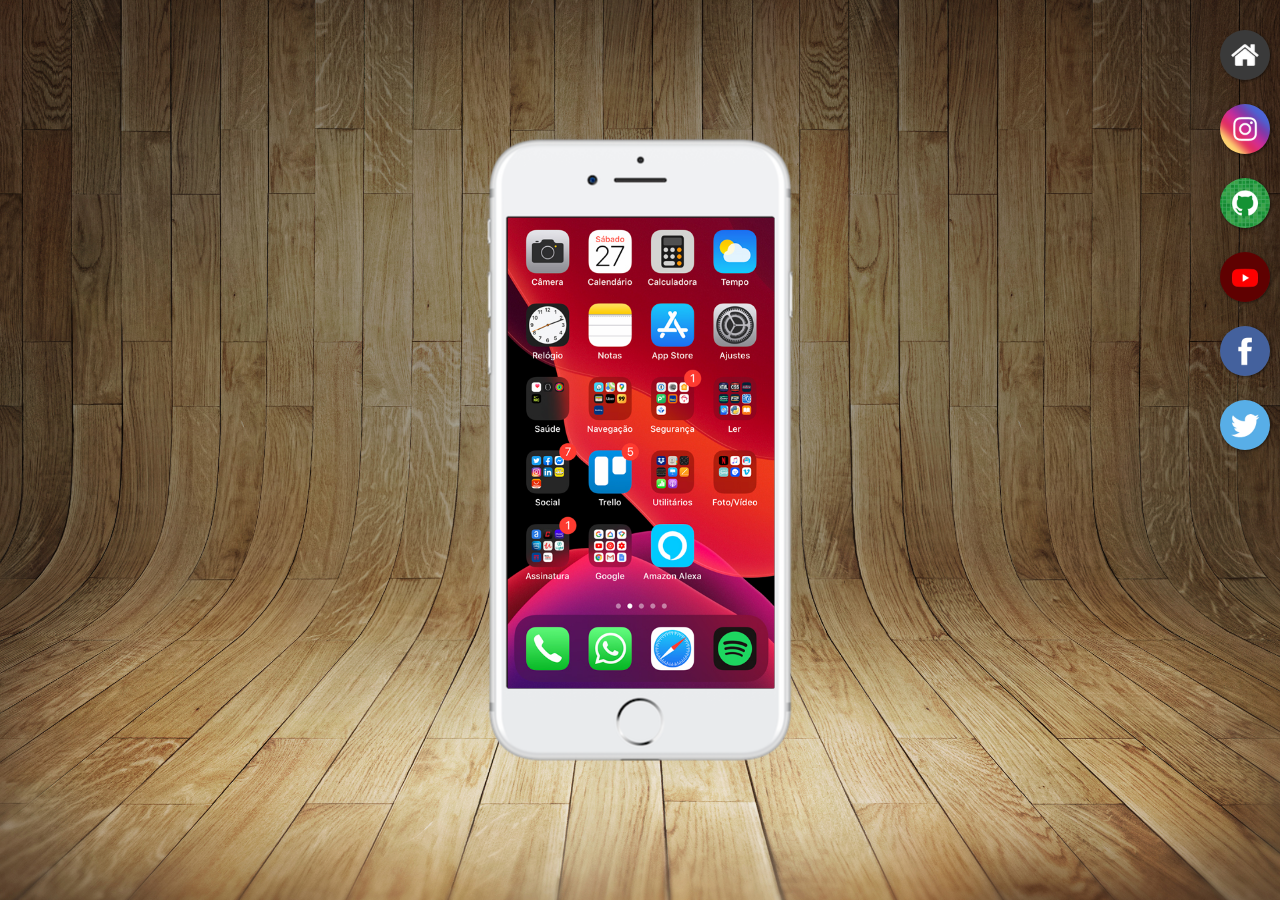
<file: index.html>
<!DOCTYPE html>
<html lang="pt-br">

<head>
    <meta charset="UTF-8">
    <meta name="viewport" content="width=device-width, initial-scale=1.0">
    <title>Projeto Redes Sociais</title>

    <link rel="shortcut icon" href="favicon.ico" type="image/x-icon">
    <link rel="stylesheet" href="./style/style.css">

</head>

<body>

    <main>
        <section id="telefone">
            <iframe name="home" id="home" src="home.html" frameborder="0"></iframe>
        </section>

        <section id="redes-sociais">
            <a href="home.html" target="home"><img src="imagens/logo-home.jpg" alt="botão home"></a><br>

            <a href="instagram.html" target="home"><img src="imagens/logo-instagram.jpg" alt="botão instagram"></a><br>

            <a href="github.html" target="home"><img src="imagens/logo-github.jpg" alt="botão github"></a><br>

            <a href="youtube.html" target="home"><img src="imagens/logo-youtube.jpg" alt="botão youtube"></a><br>

            <a href="facebook.html" target="home"><img src="imagens/logo-facebook.jpg" alt="botão facebook"></a><br>

            <a href="twitter.html" target="home"><img src="imagens/logo-twitter.jpg" alt="botão twitter"></a>
        </section>
    </main>

</body>

</html>
</file>
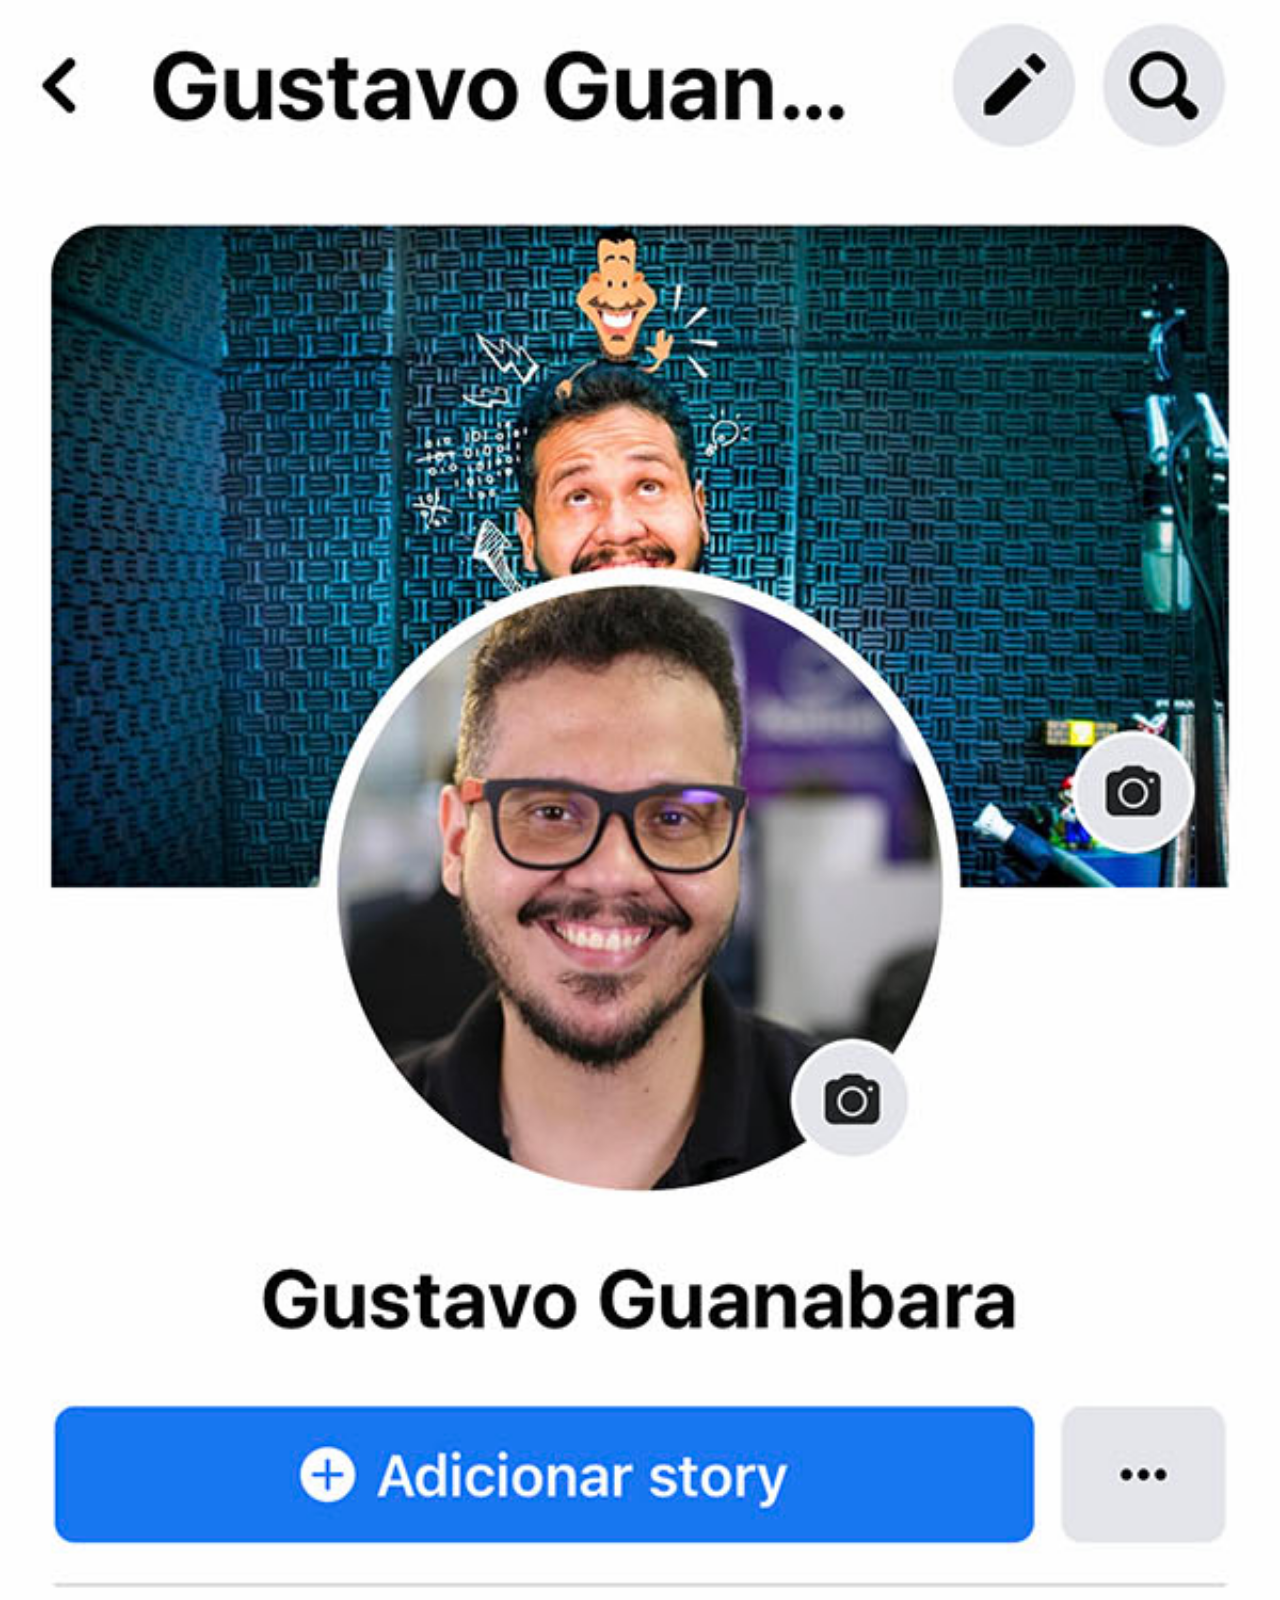
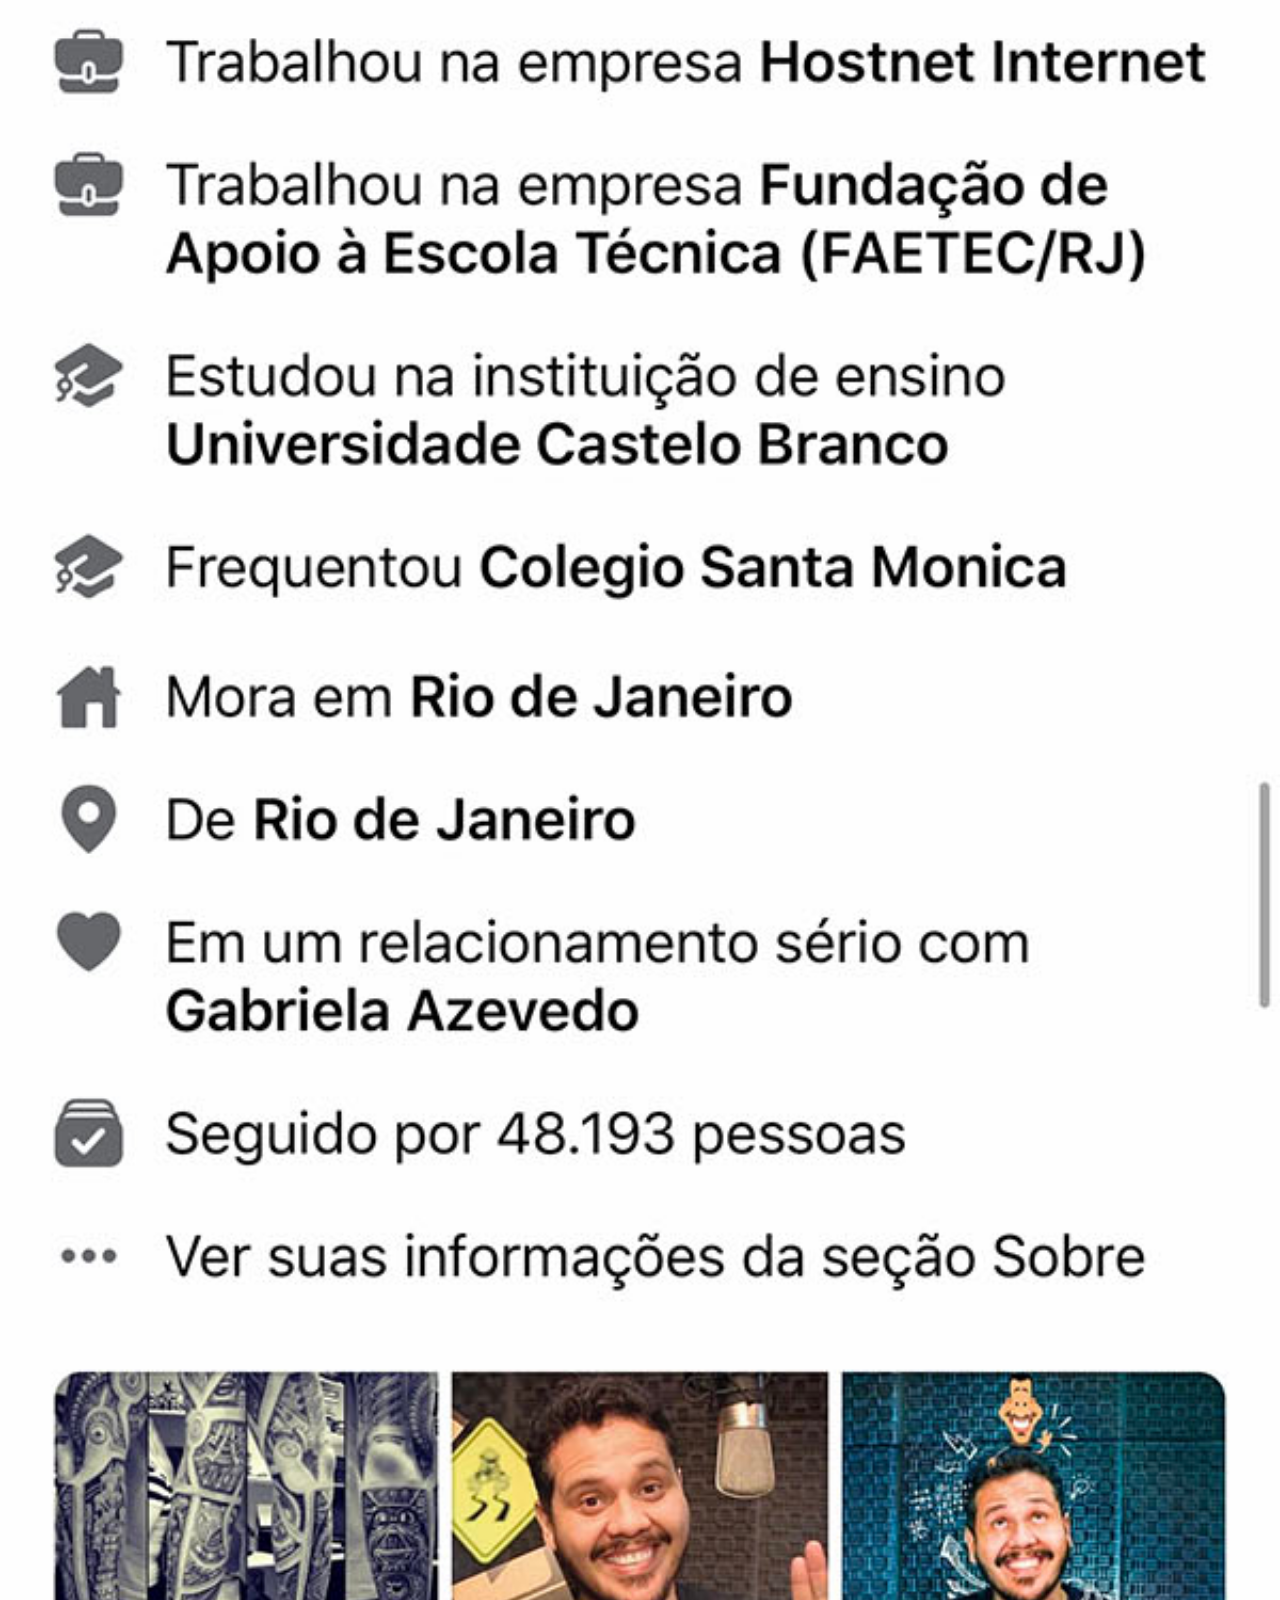
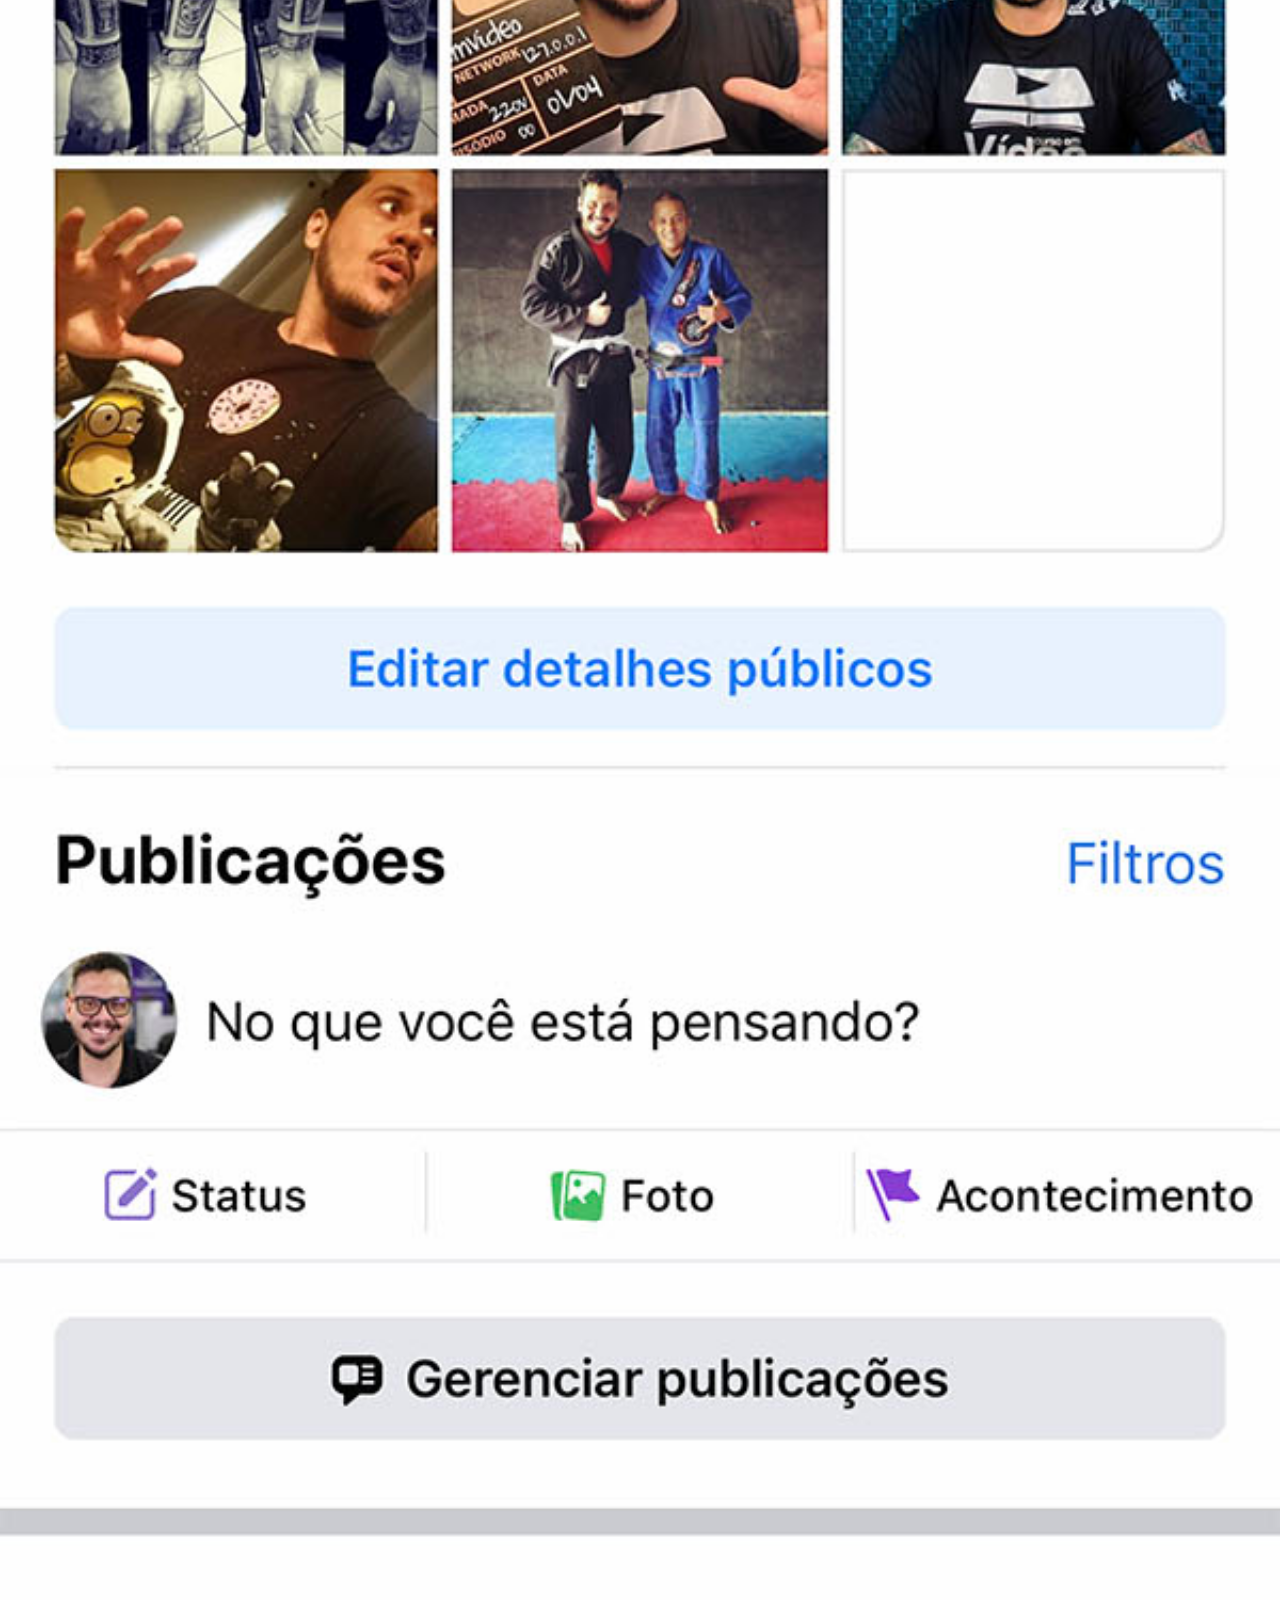
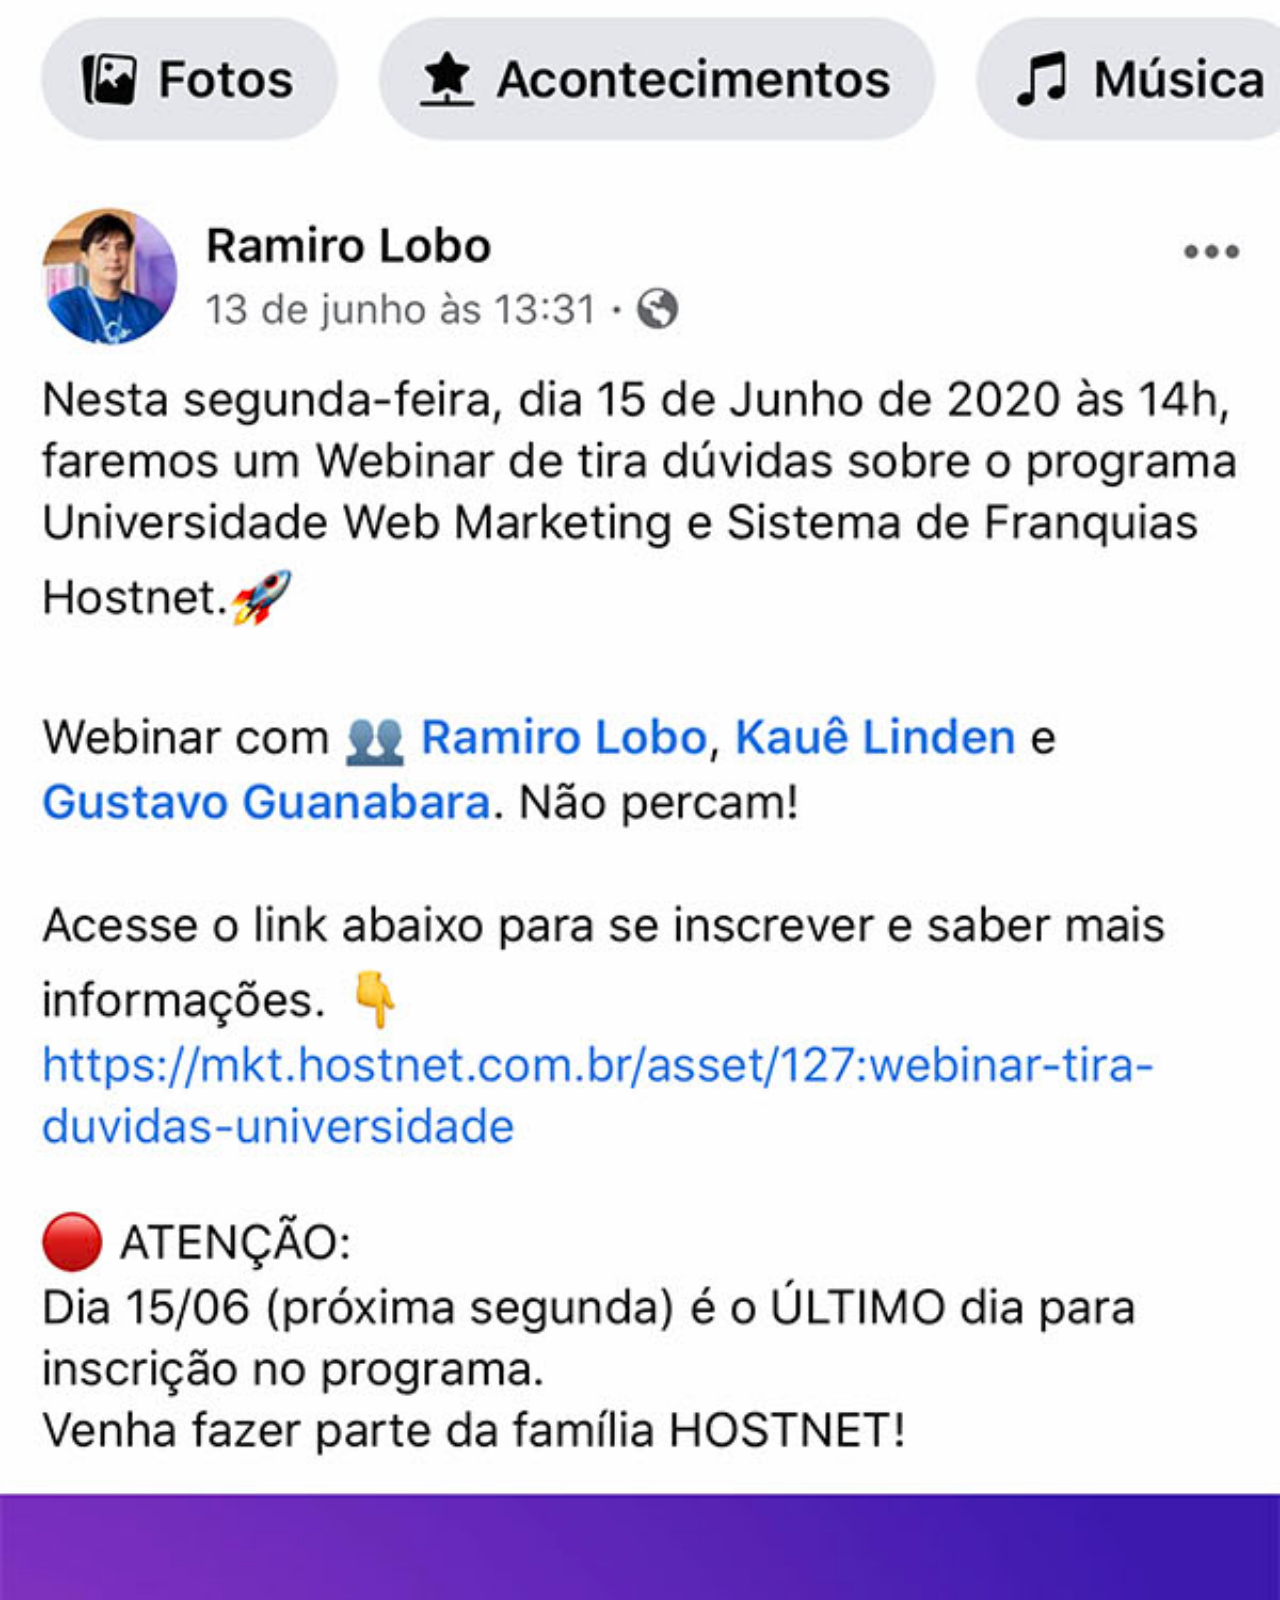
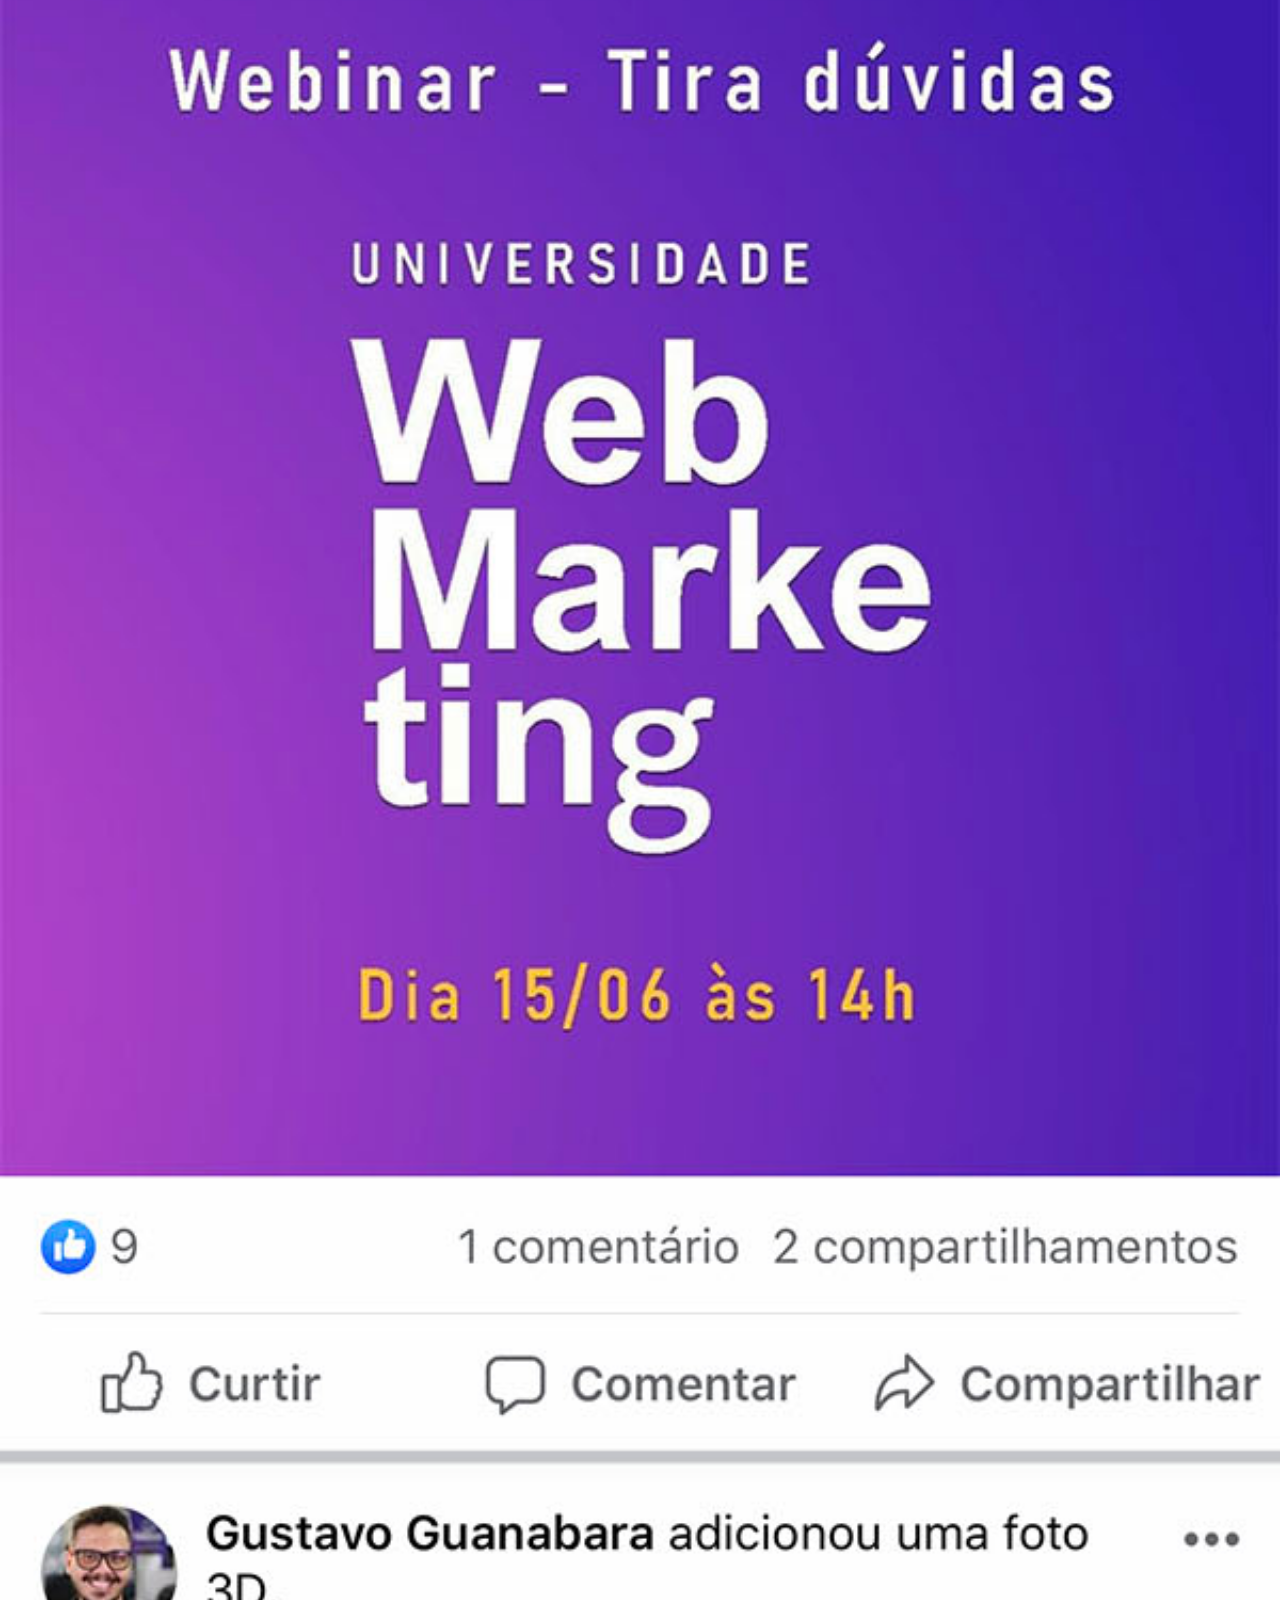
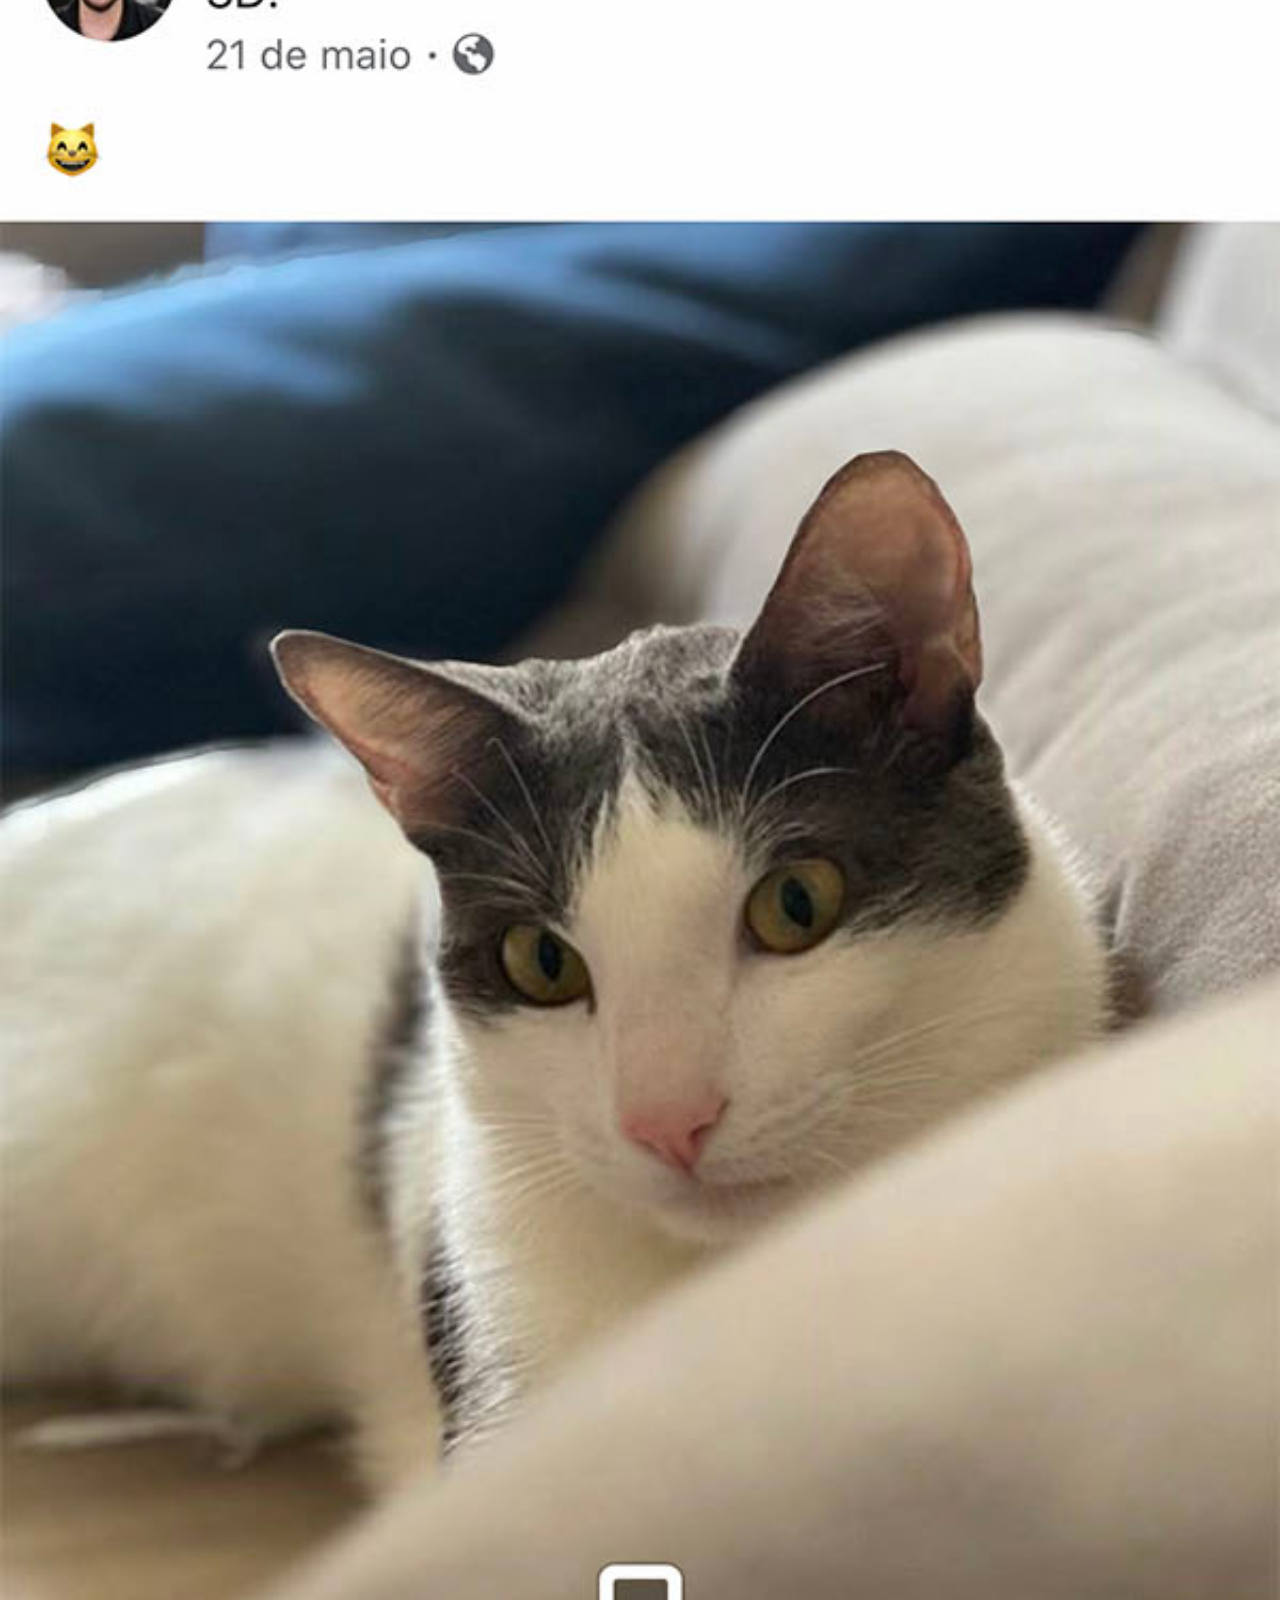
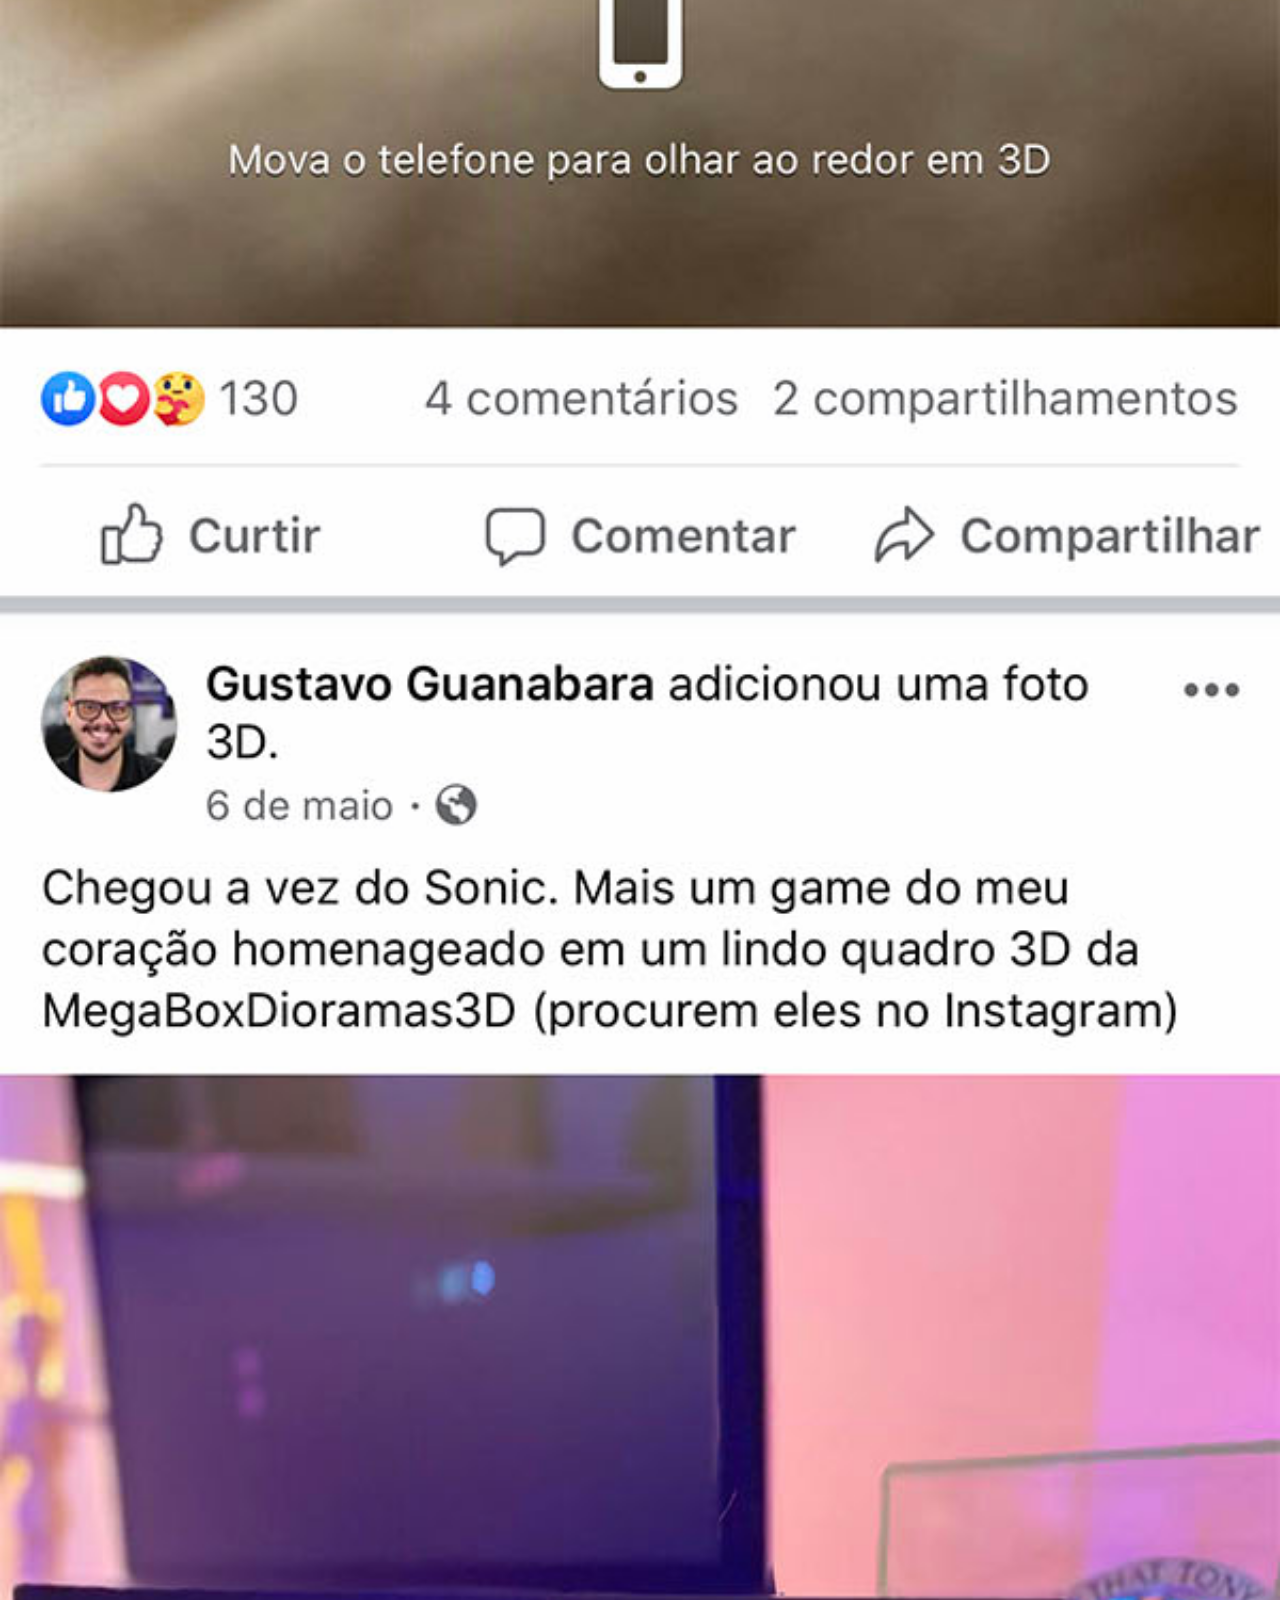
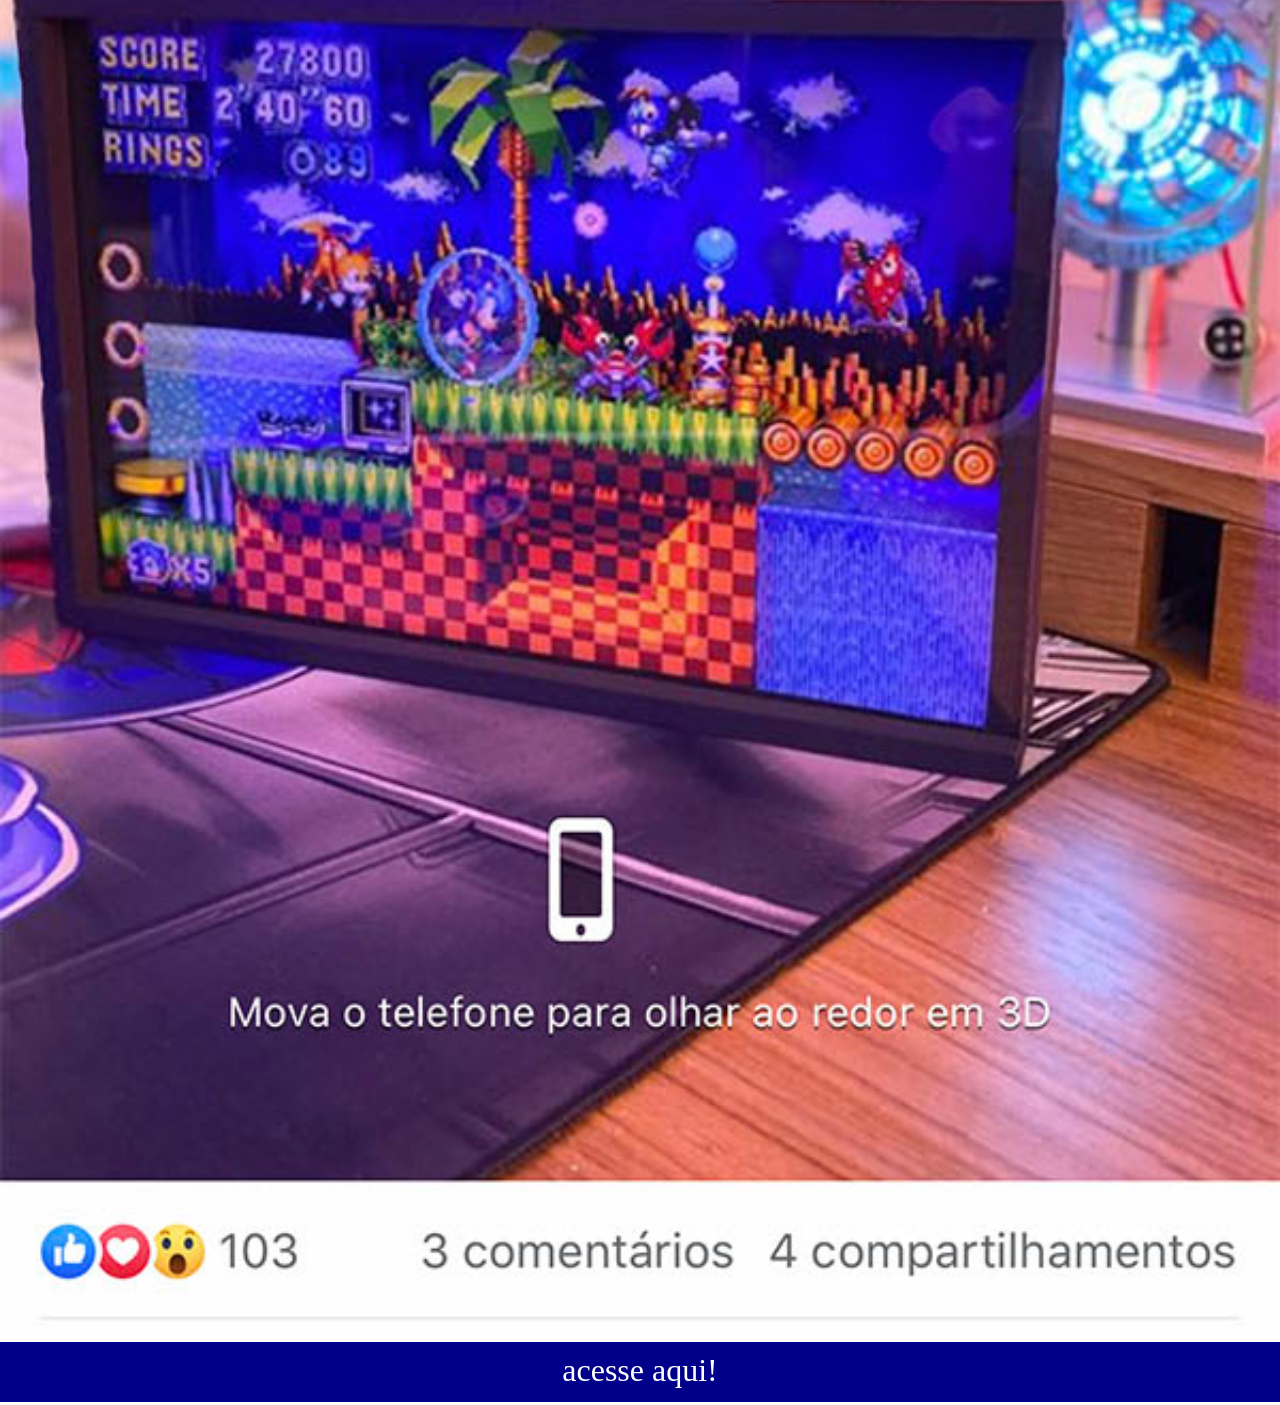
<file: facebook.html>
<!DOCTYPE html>
<html lang="pt-br">

<head>
    <meta charset="UTF-8">
    <meta name="viewport" content="width=device-width, initial-scale=1.0">
    <title>facebook</title>
    <link rel="stylesheet" href="style/style-paginas.css">
</head>

<body>
    <img src="imagens/tela-facebook.jpg" alt="tela facebook">
    <div class="acessbutton"><a href="https://www.instagram.com" target="_blank">acesse aqui!</a></div>
</body>

</html>
</file>
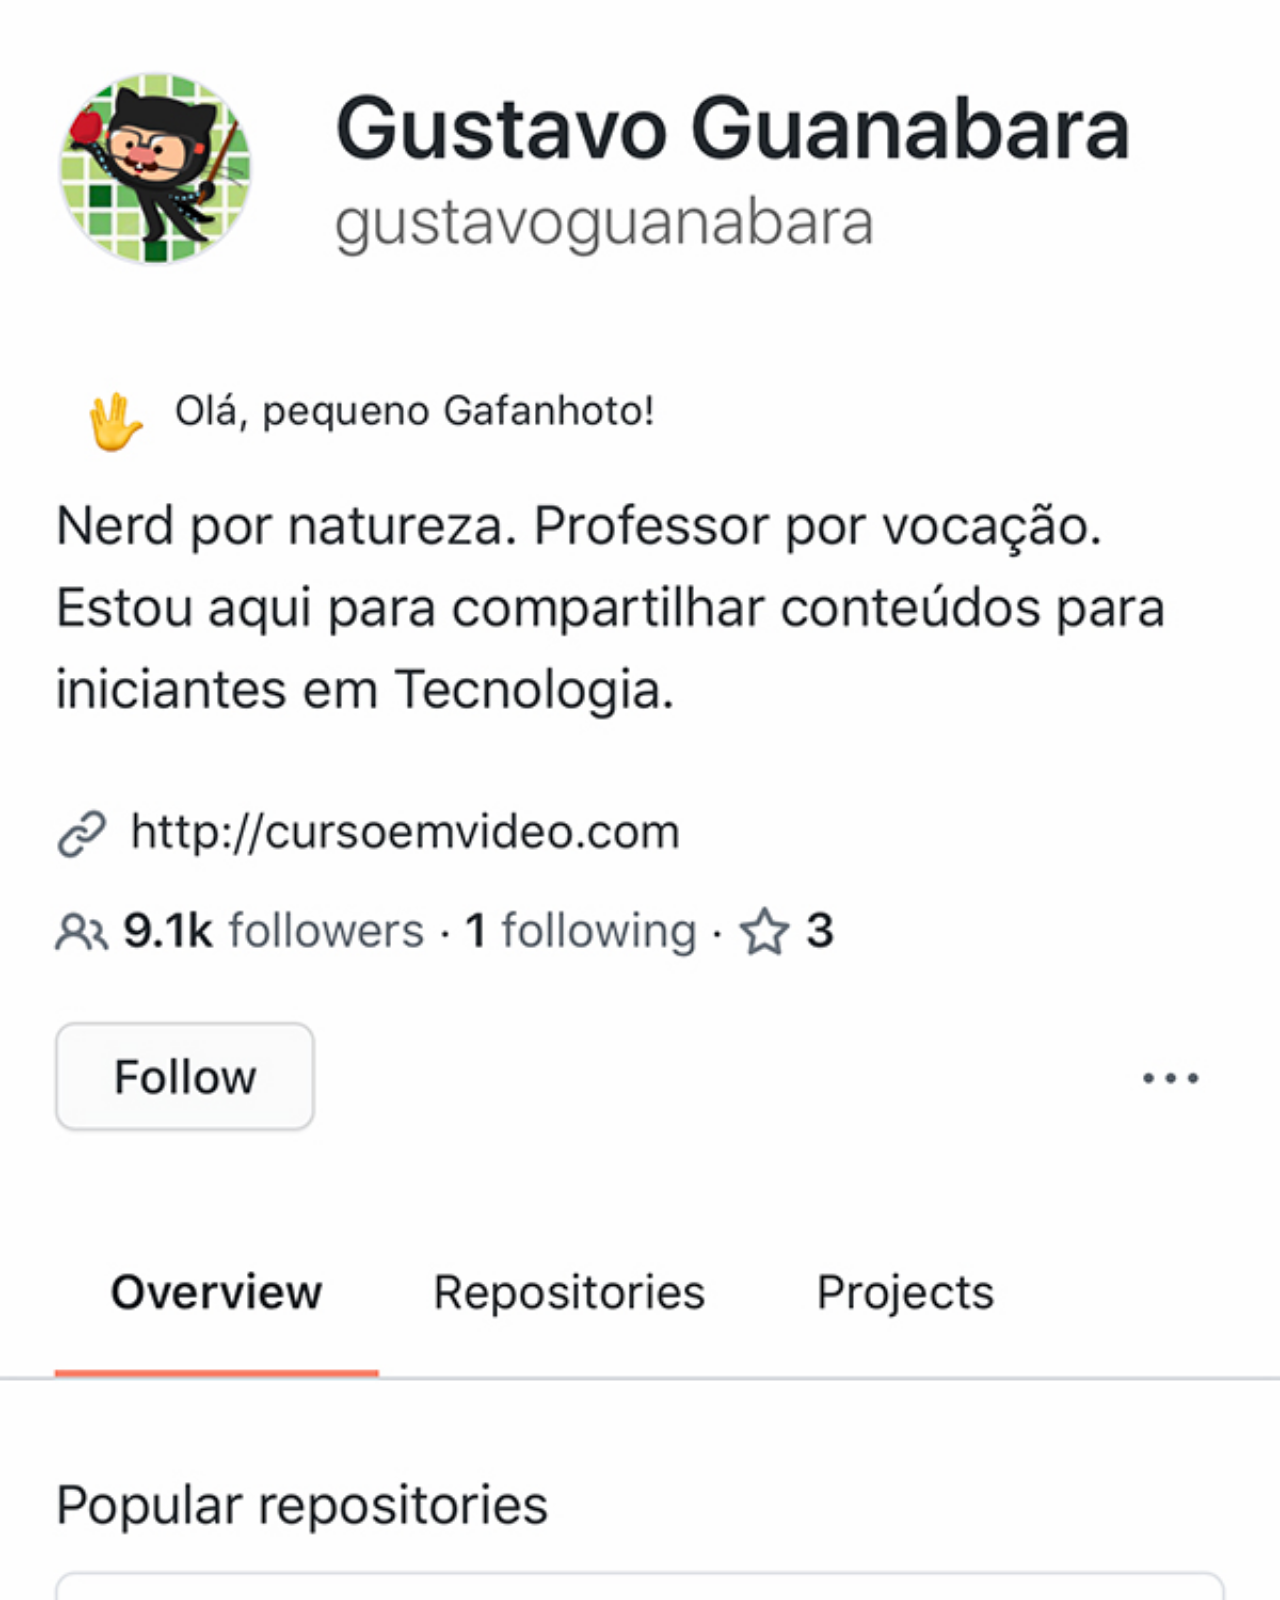
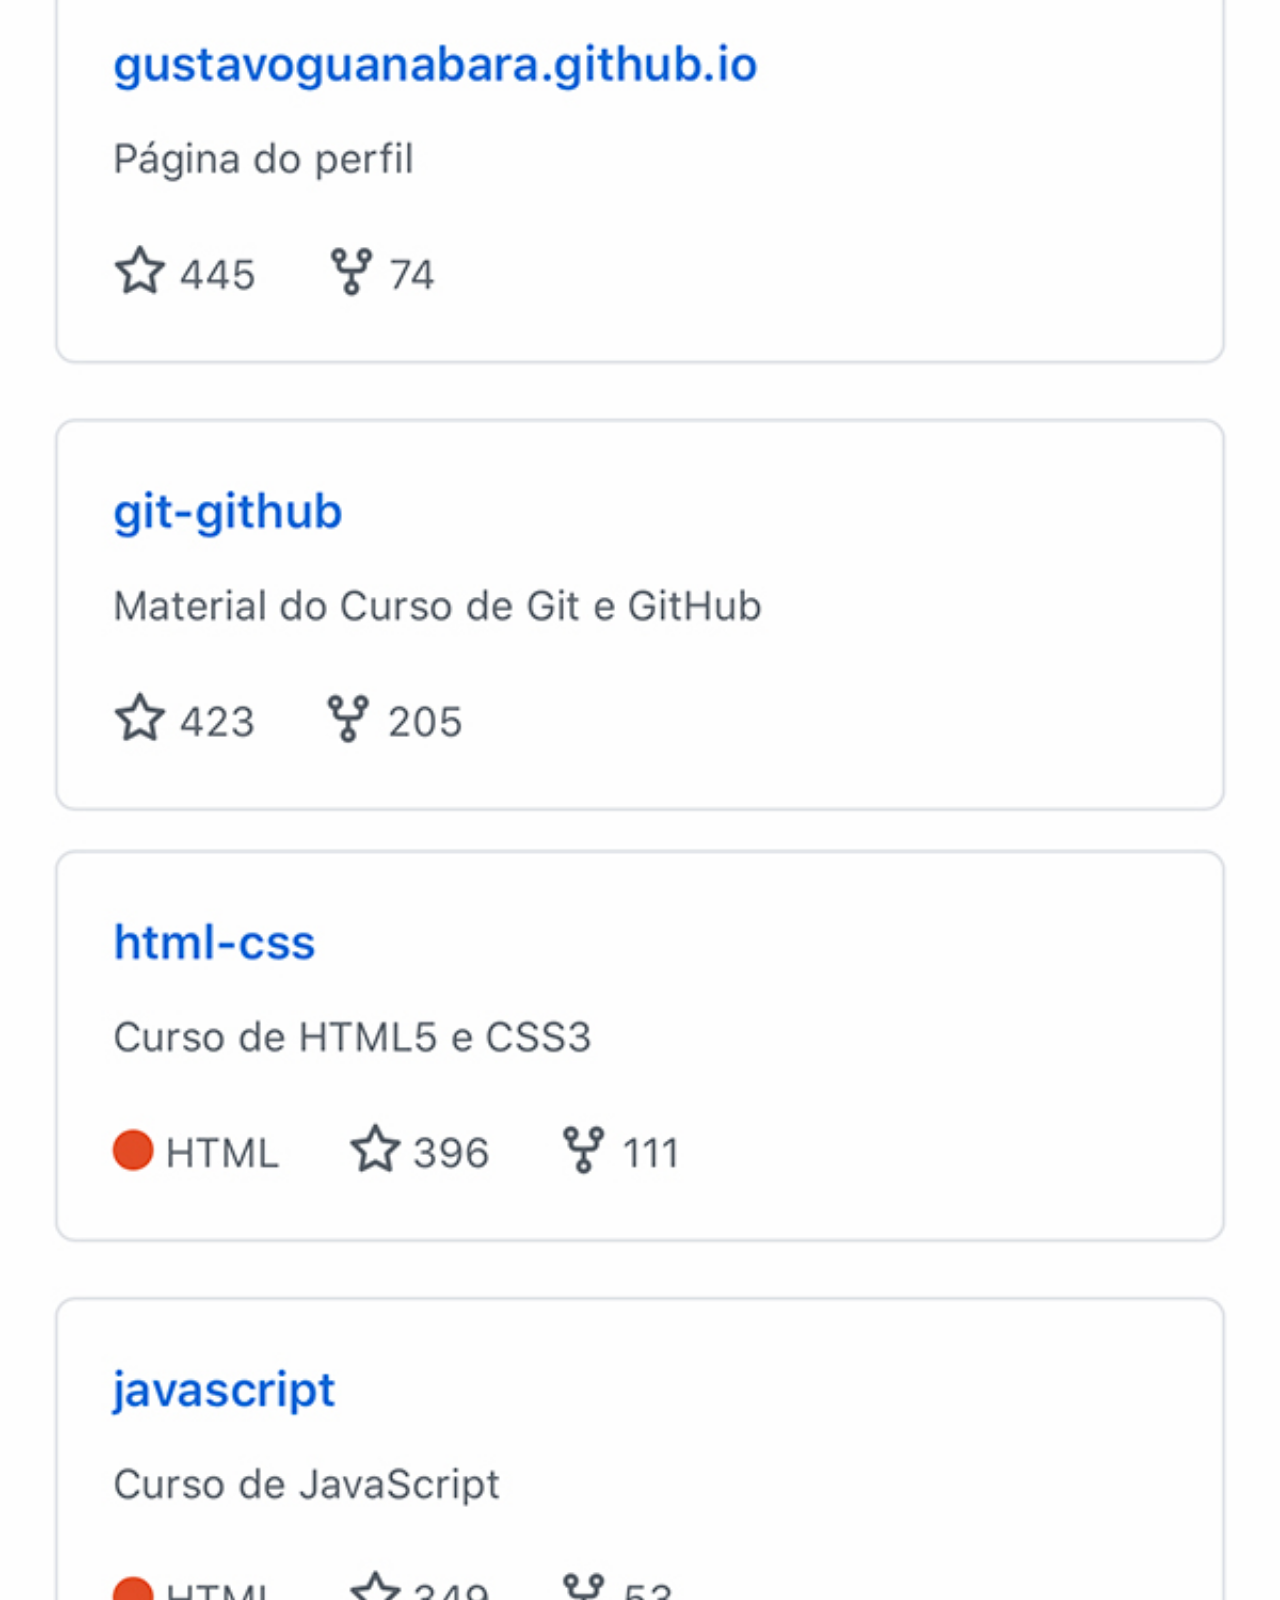
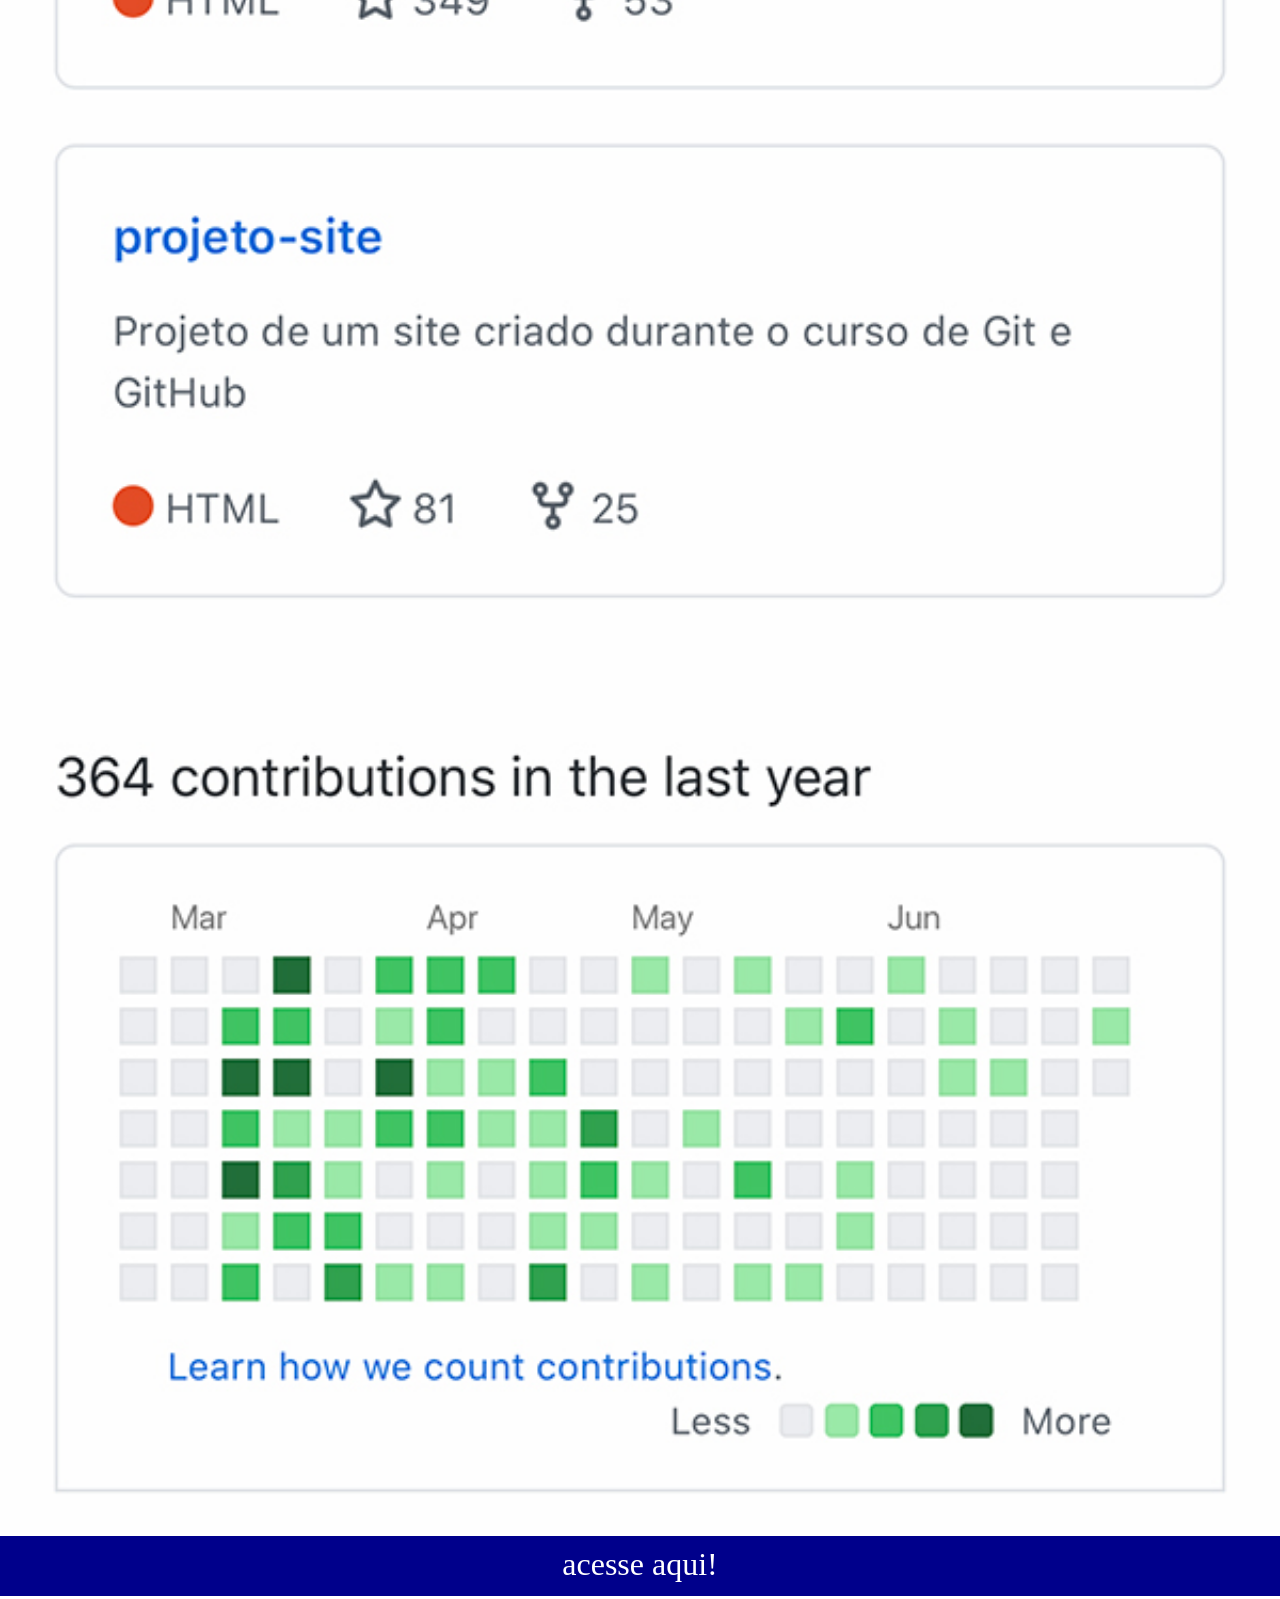
<file: github.html>
<!DOCTYPE html>
<html lang="pt-br">
<head>
    <meta charset="UTF-8">
    <meta name="viewport" content="width=device-width, initial-scale=1.0">
    <title>github</title>
    <link rel="stylesheet" href="style/style-paginas.css">

</head>
<body>
        <img src="imagens/tela-github.jpg" alt="tela github">
    <div class="acessbutton"><a href="https://www.github.io" target="_blank">acesse aqui!</a></div>
</body>
</html>
</file>
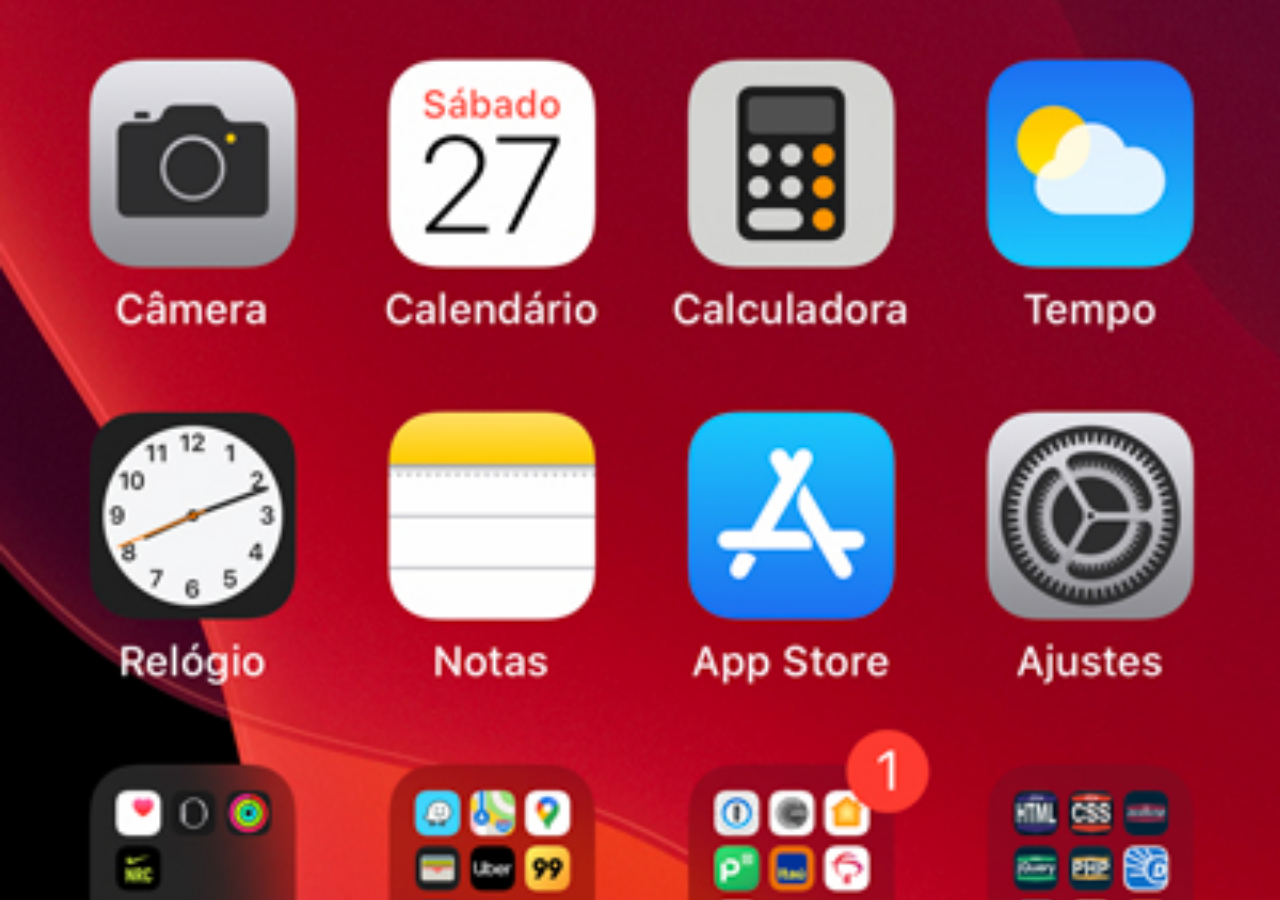
<file: home.html>
<!DOCTYPE html>
<html lang="pt-br">
<head>
    <meta charset="UTF-8">
    <meta name="viewport" content="width=device-width, initial-scale=1.0">
    <title>home</title>
<style>

    * {
        margin: 0px;
        padding: 0px;
    }

    body {
        background: black url(imagens/tela-home.jpg) no-repeat top center;
        background-size: cover;
        width: 100vw;
        height: 100vh;
    }

</style>

</head>
<body>
    
</body>
</html>
</file>
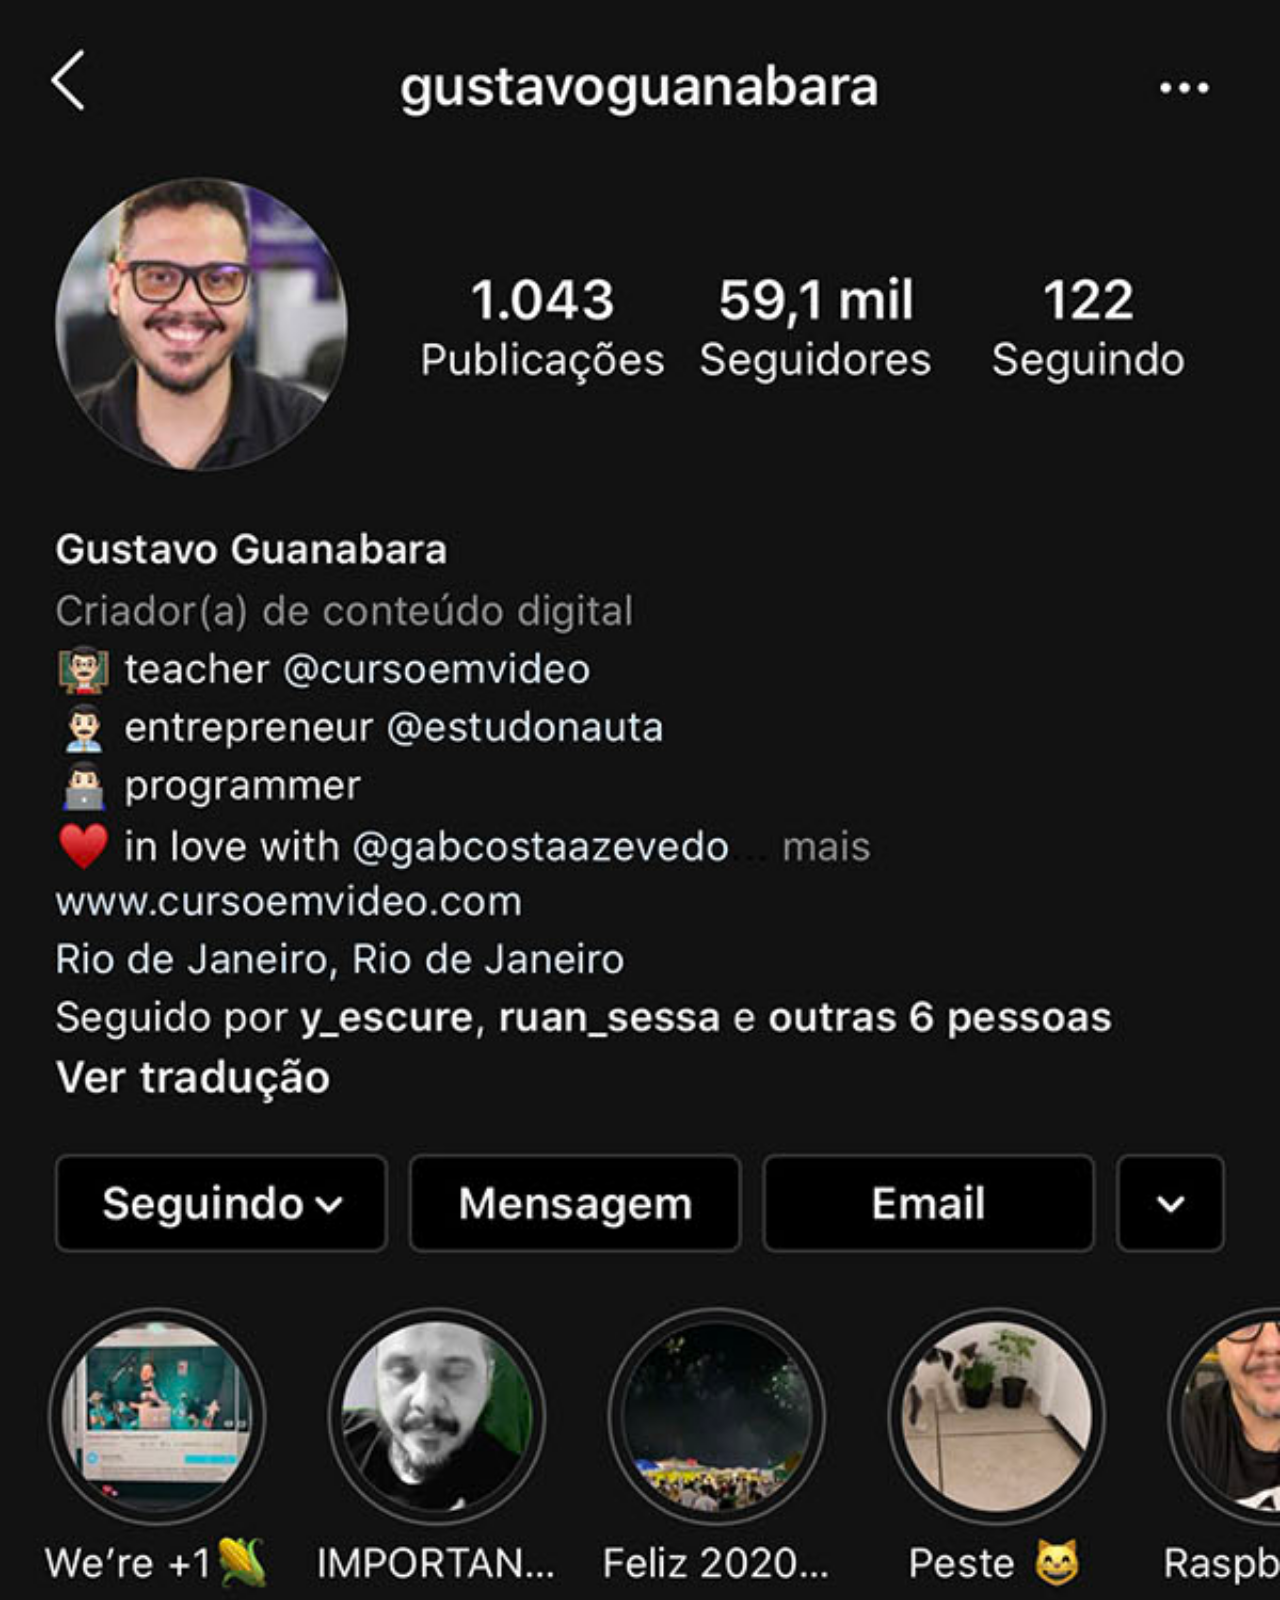
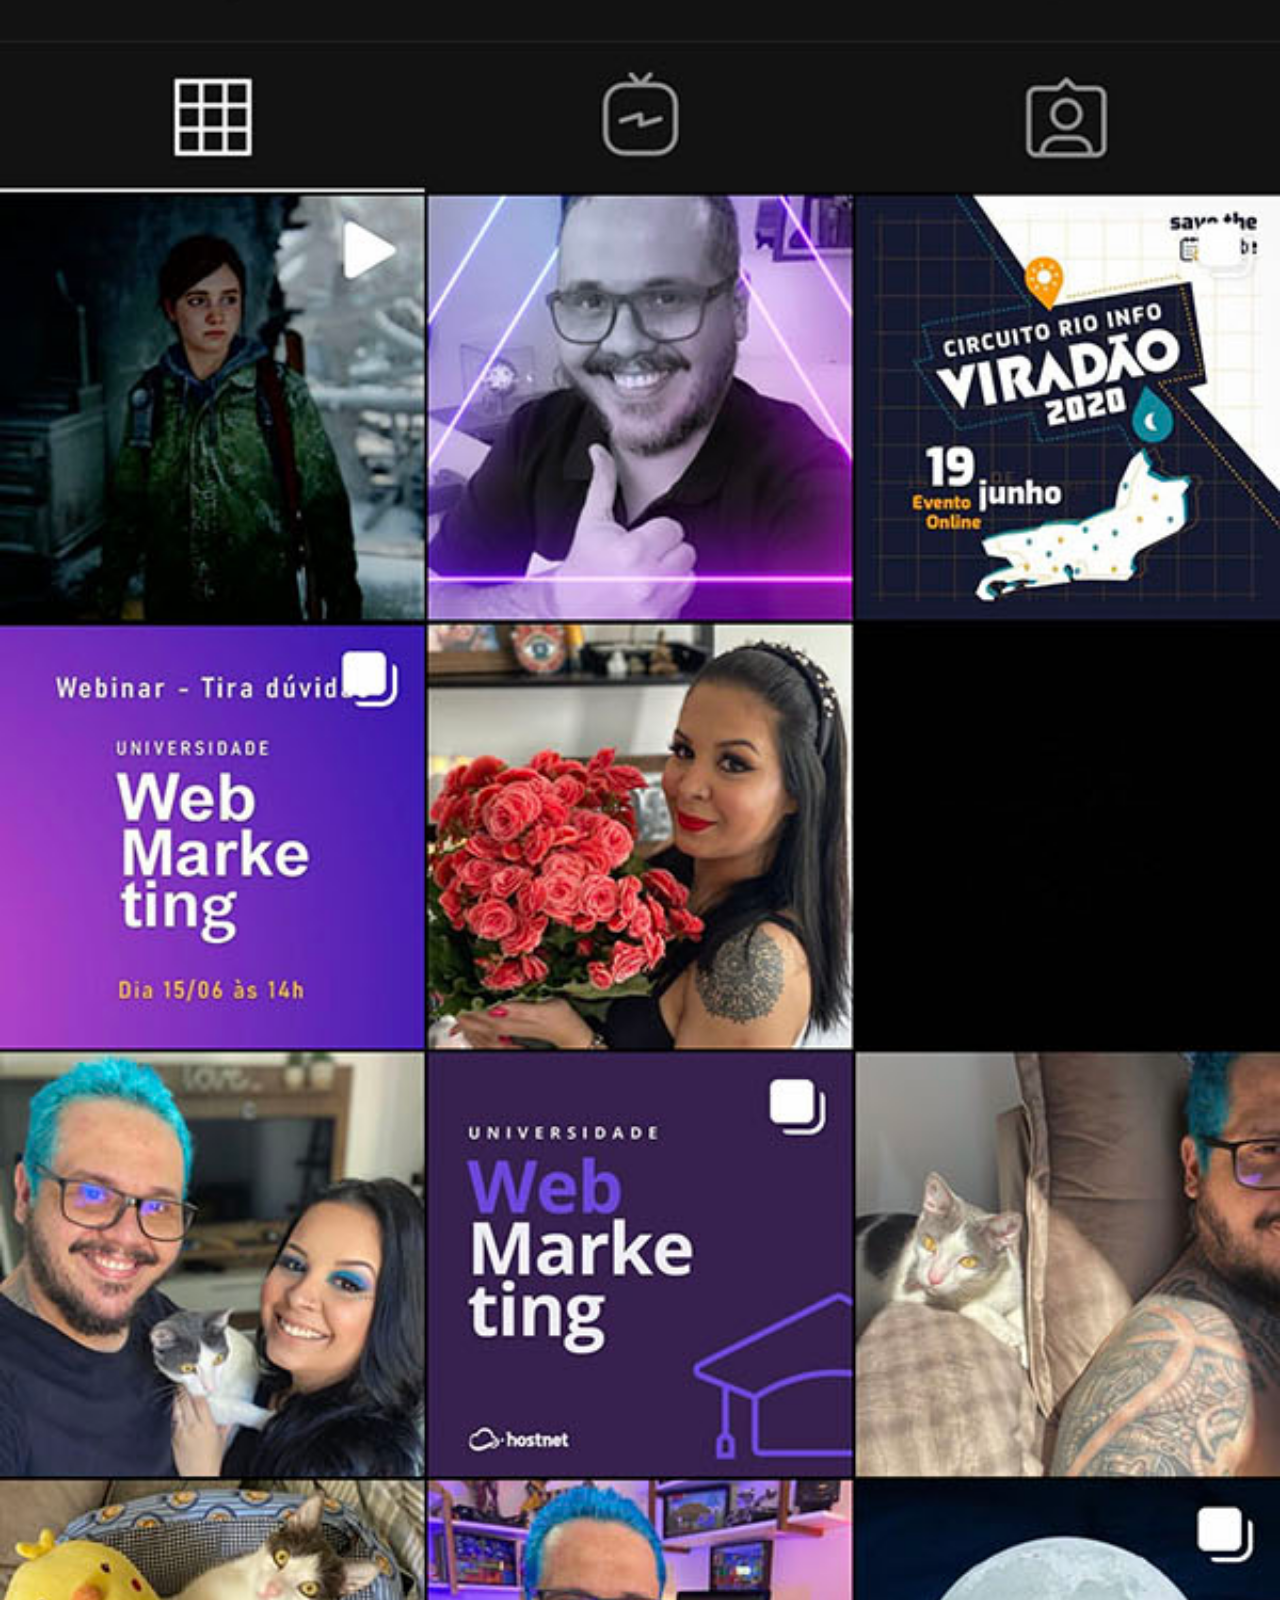
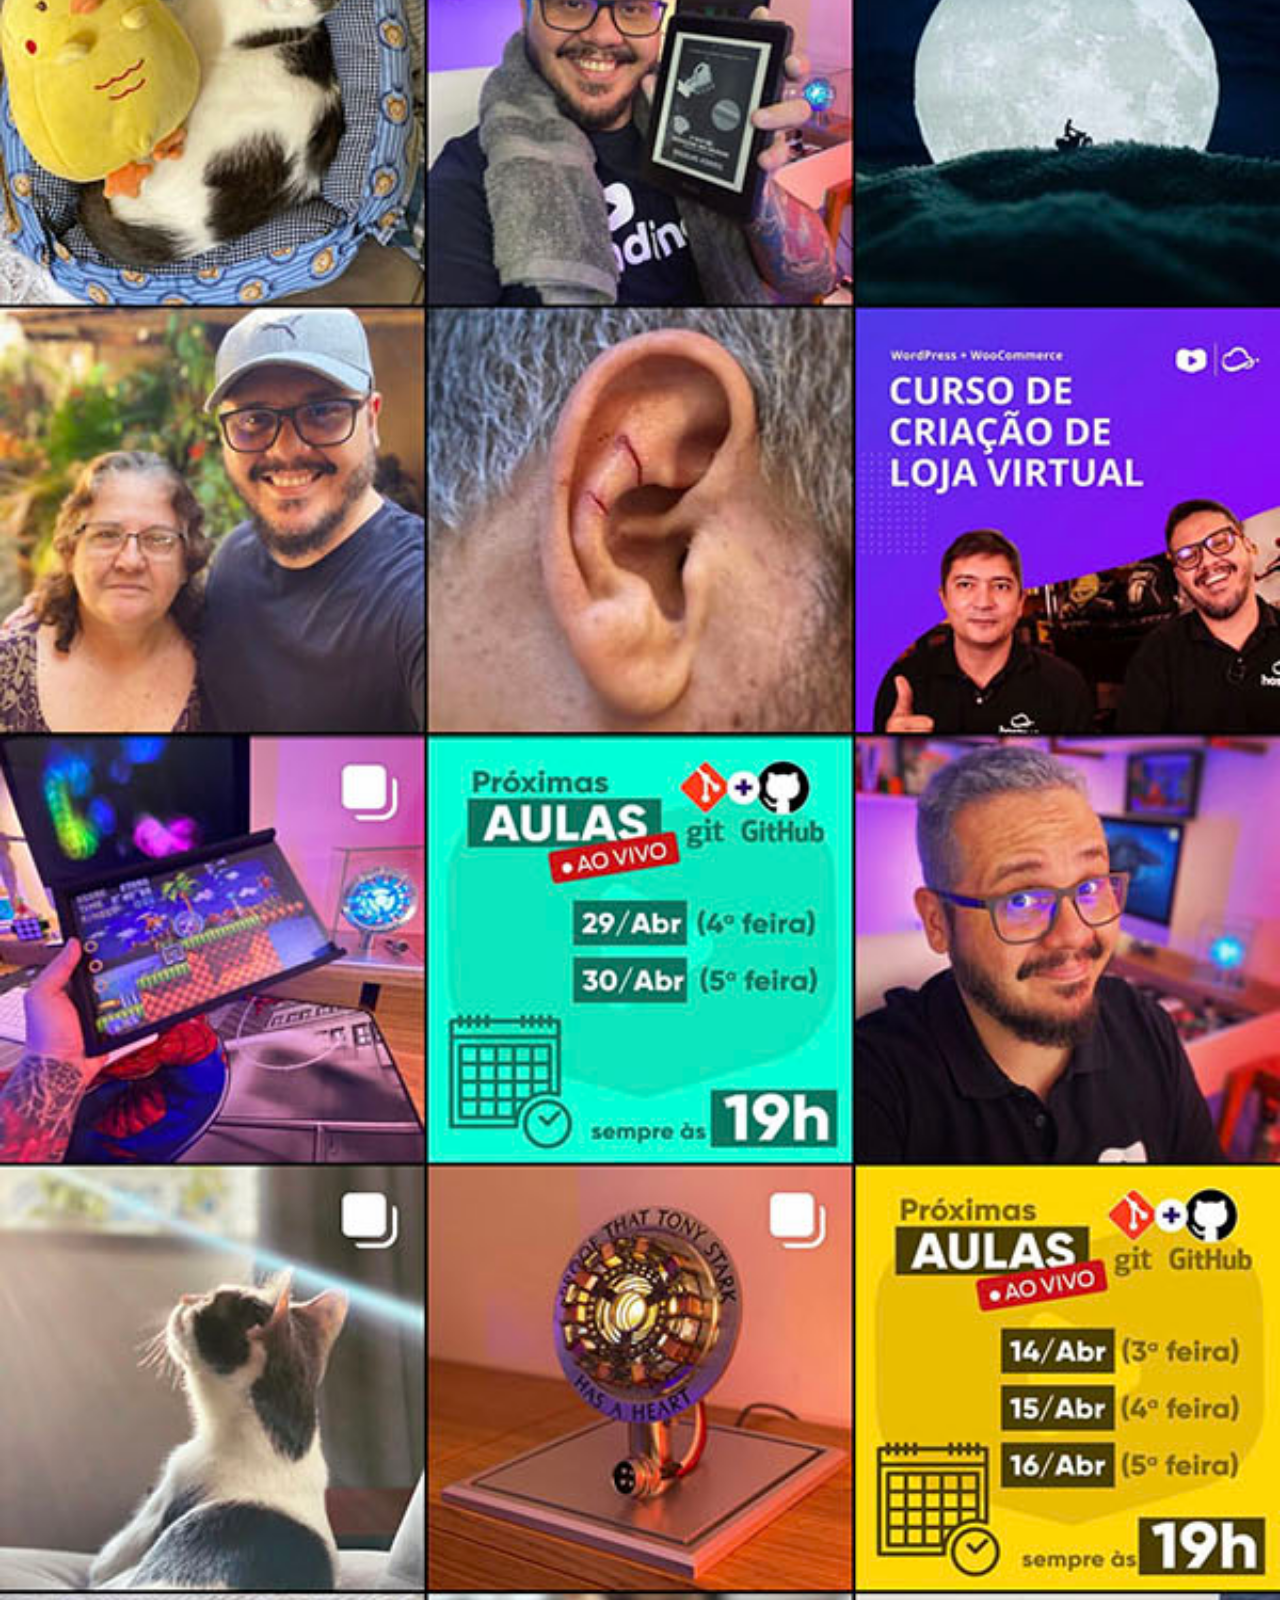
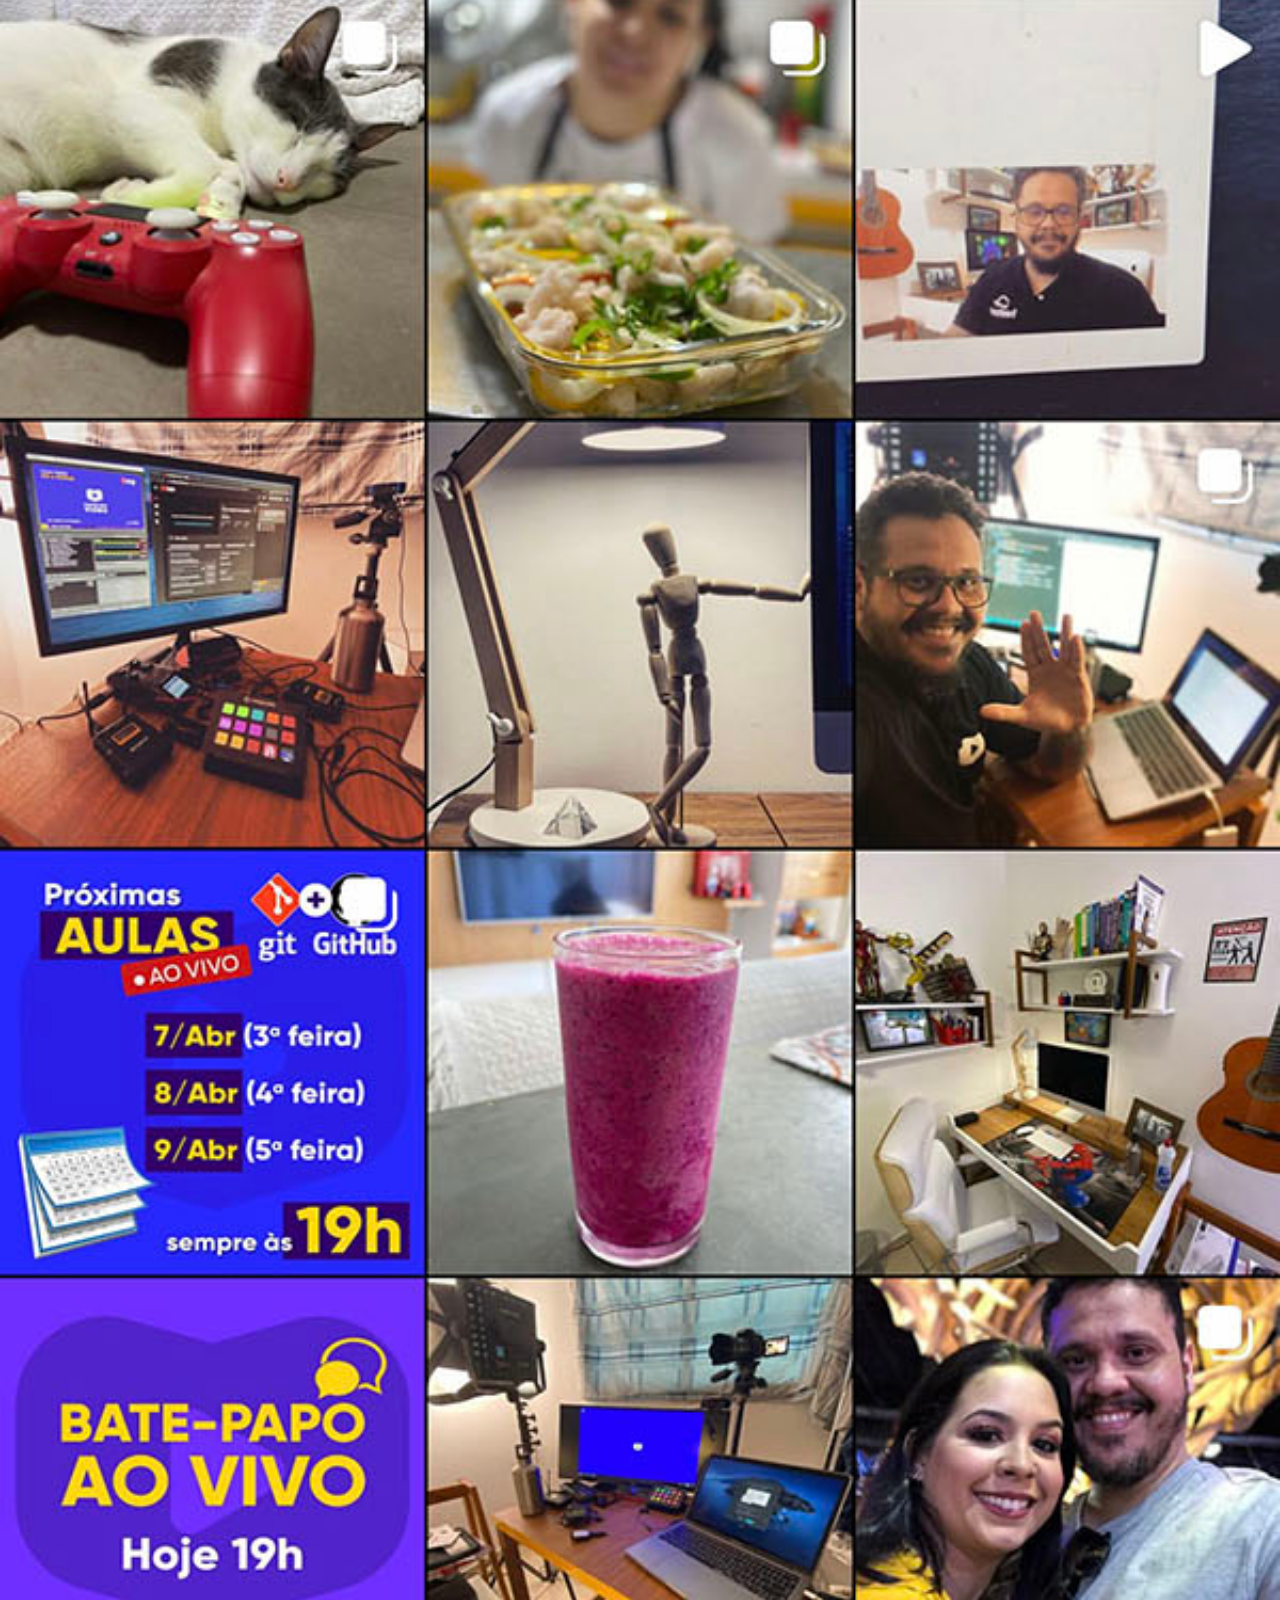
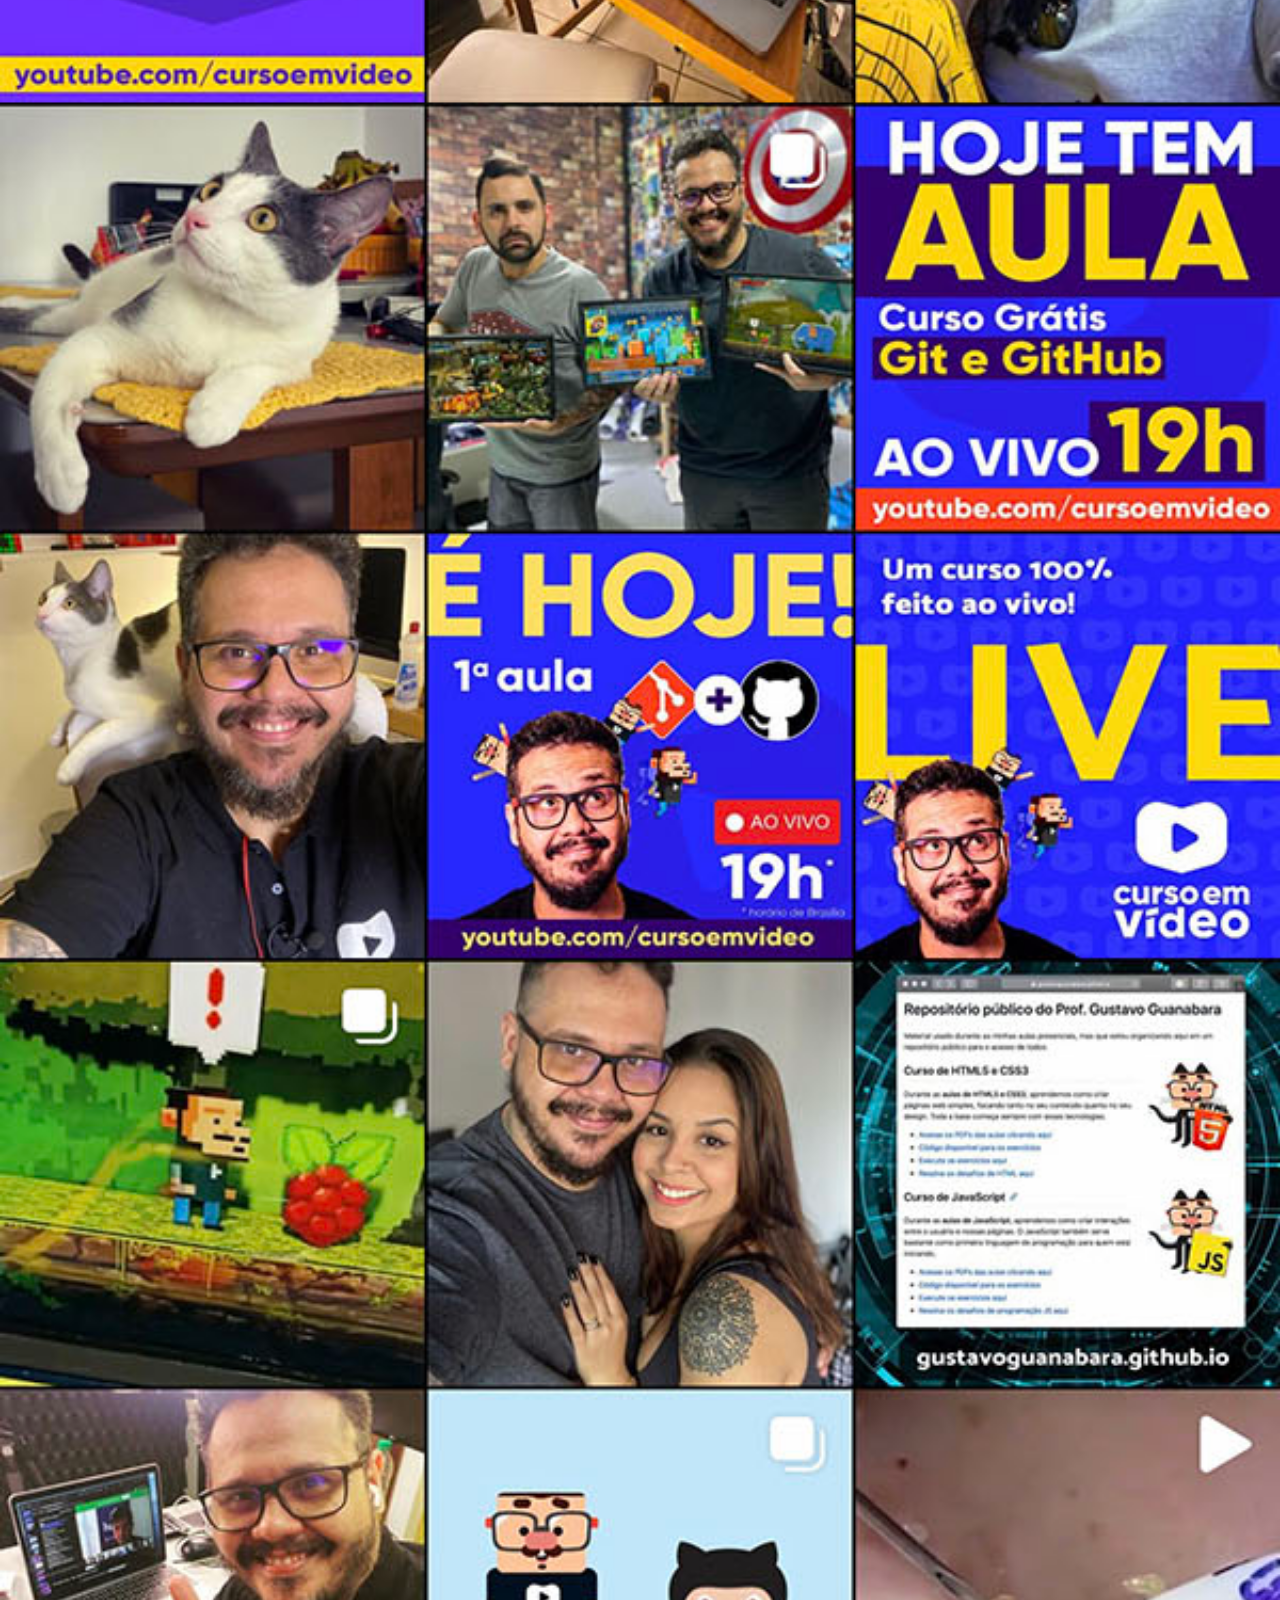
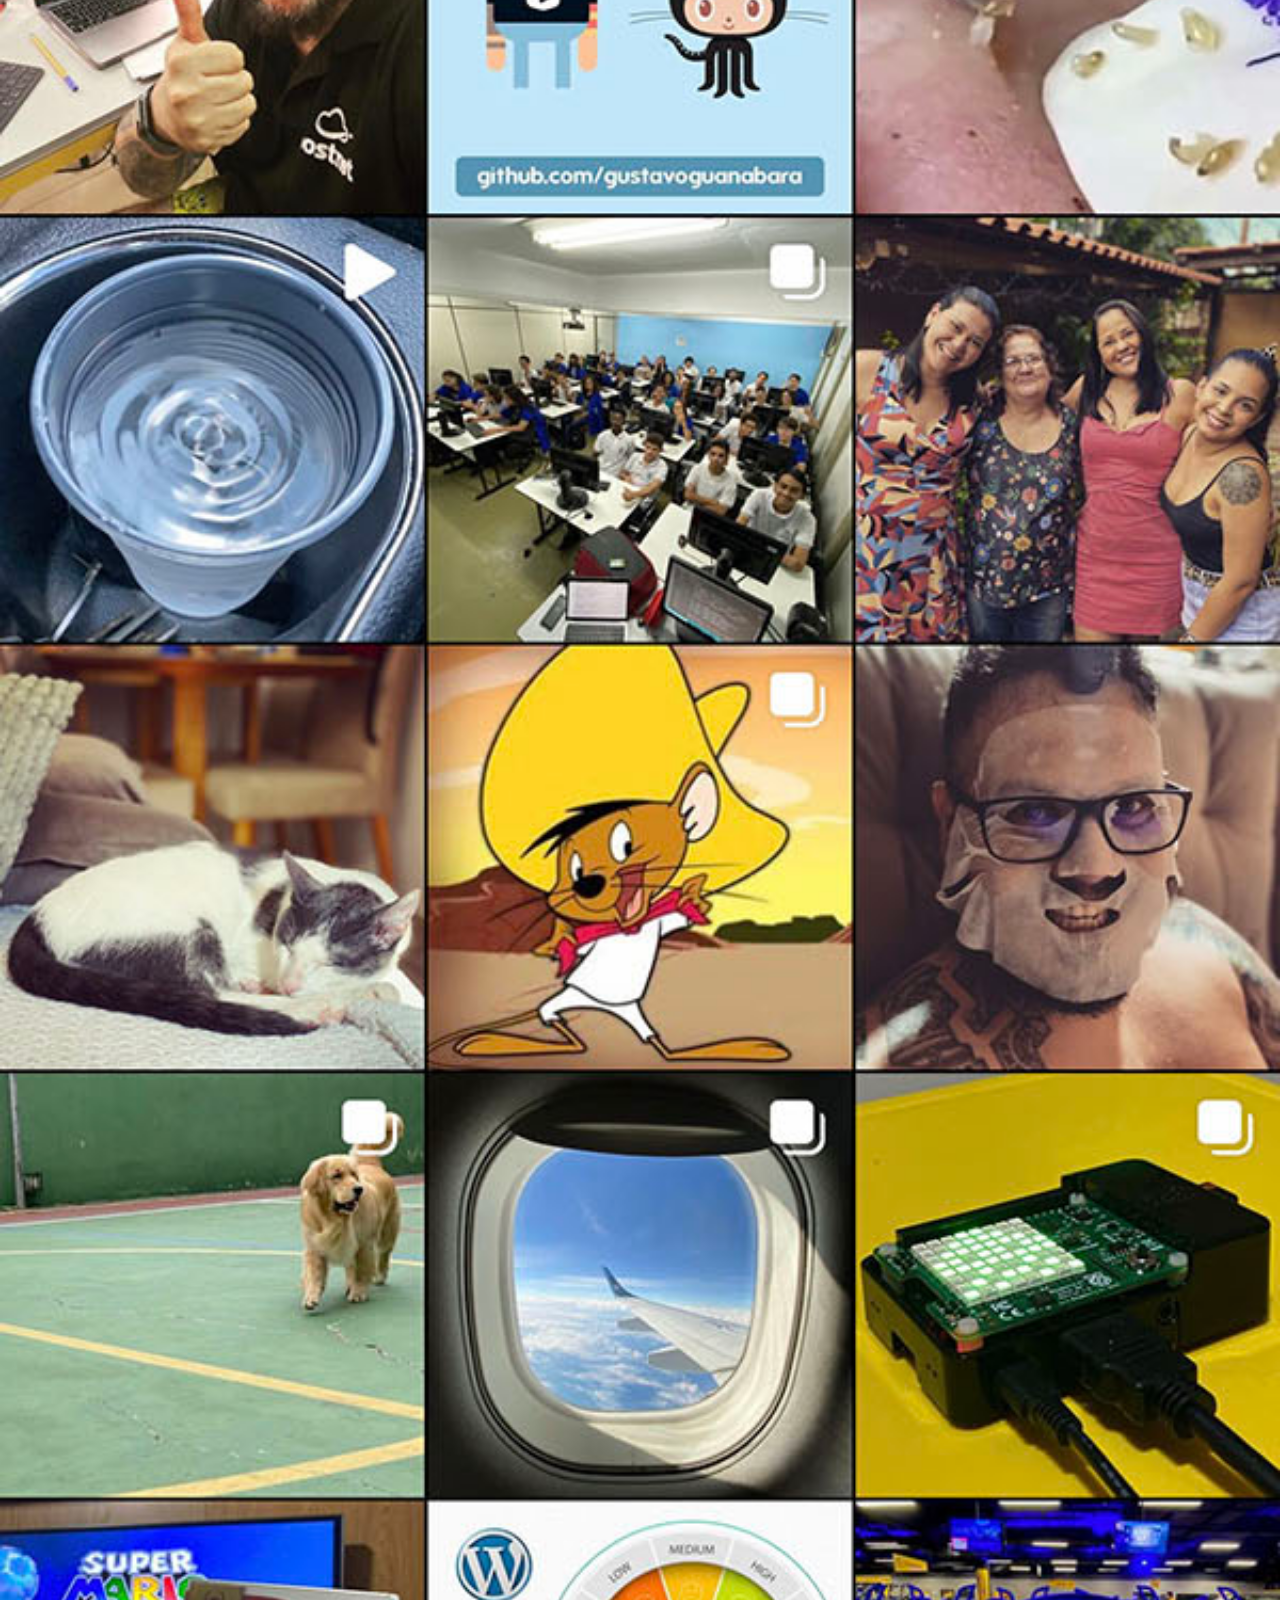
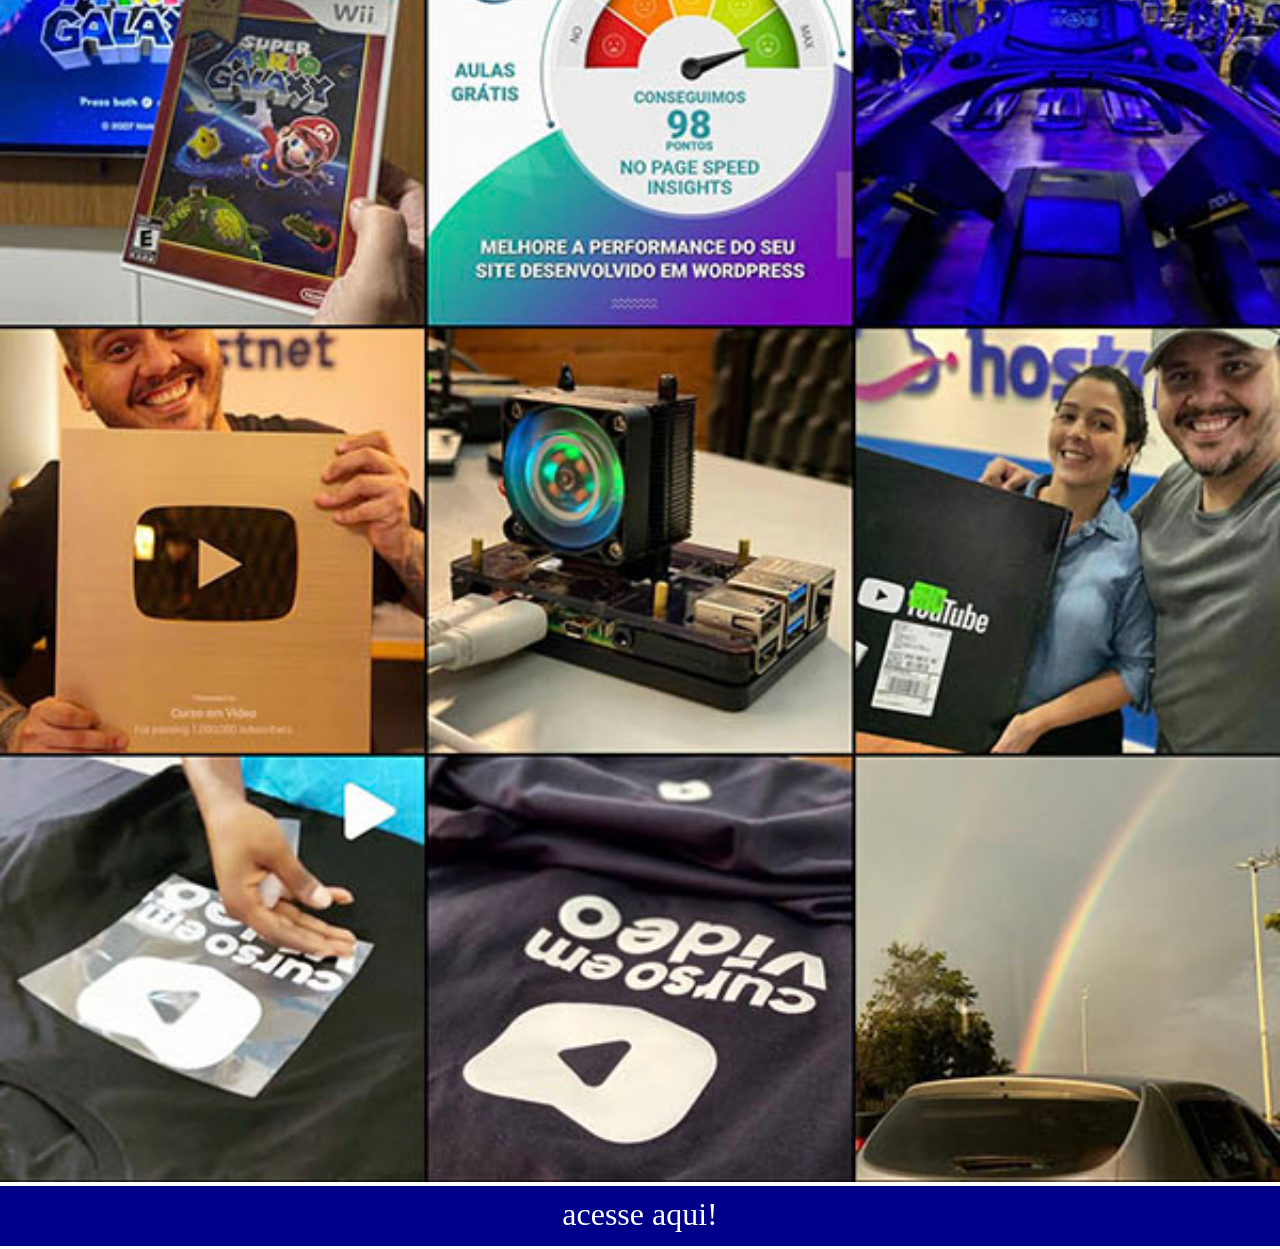
<file: instagram.html>
<!DOCTYPE html>
<html lang="pt-br">
<head>
    <meta charset="UTF-8">
    <meta name="viewport" content="width=device-width, initial-scale=1.0">
    <title>instagram</title>
    <link rel="stylesheet" href="style/style-paginas.css">

</head>
<body>
    <img src="imagens/tela-instagram.jpg" alt="tela instagram">
    <div class="acessbutton"><a href="https://www.instagram.com" target="_blank">acesse aqui!</a></div>
</body>
</html>
</file>
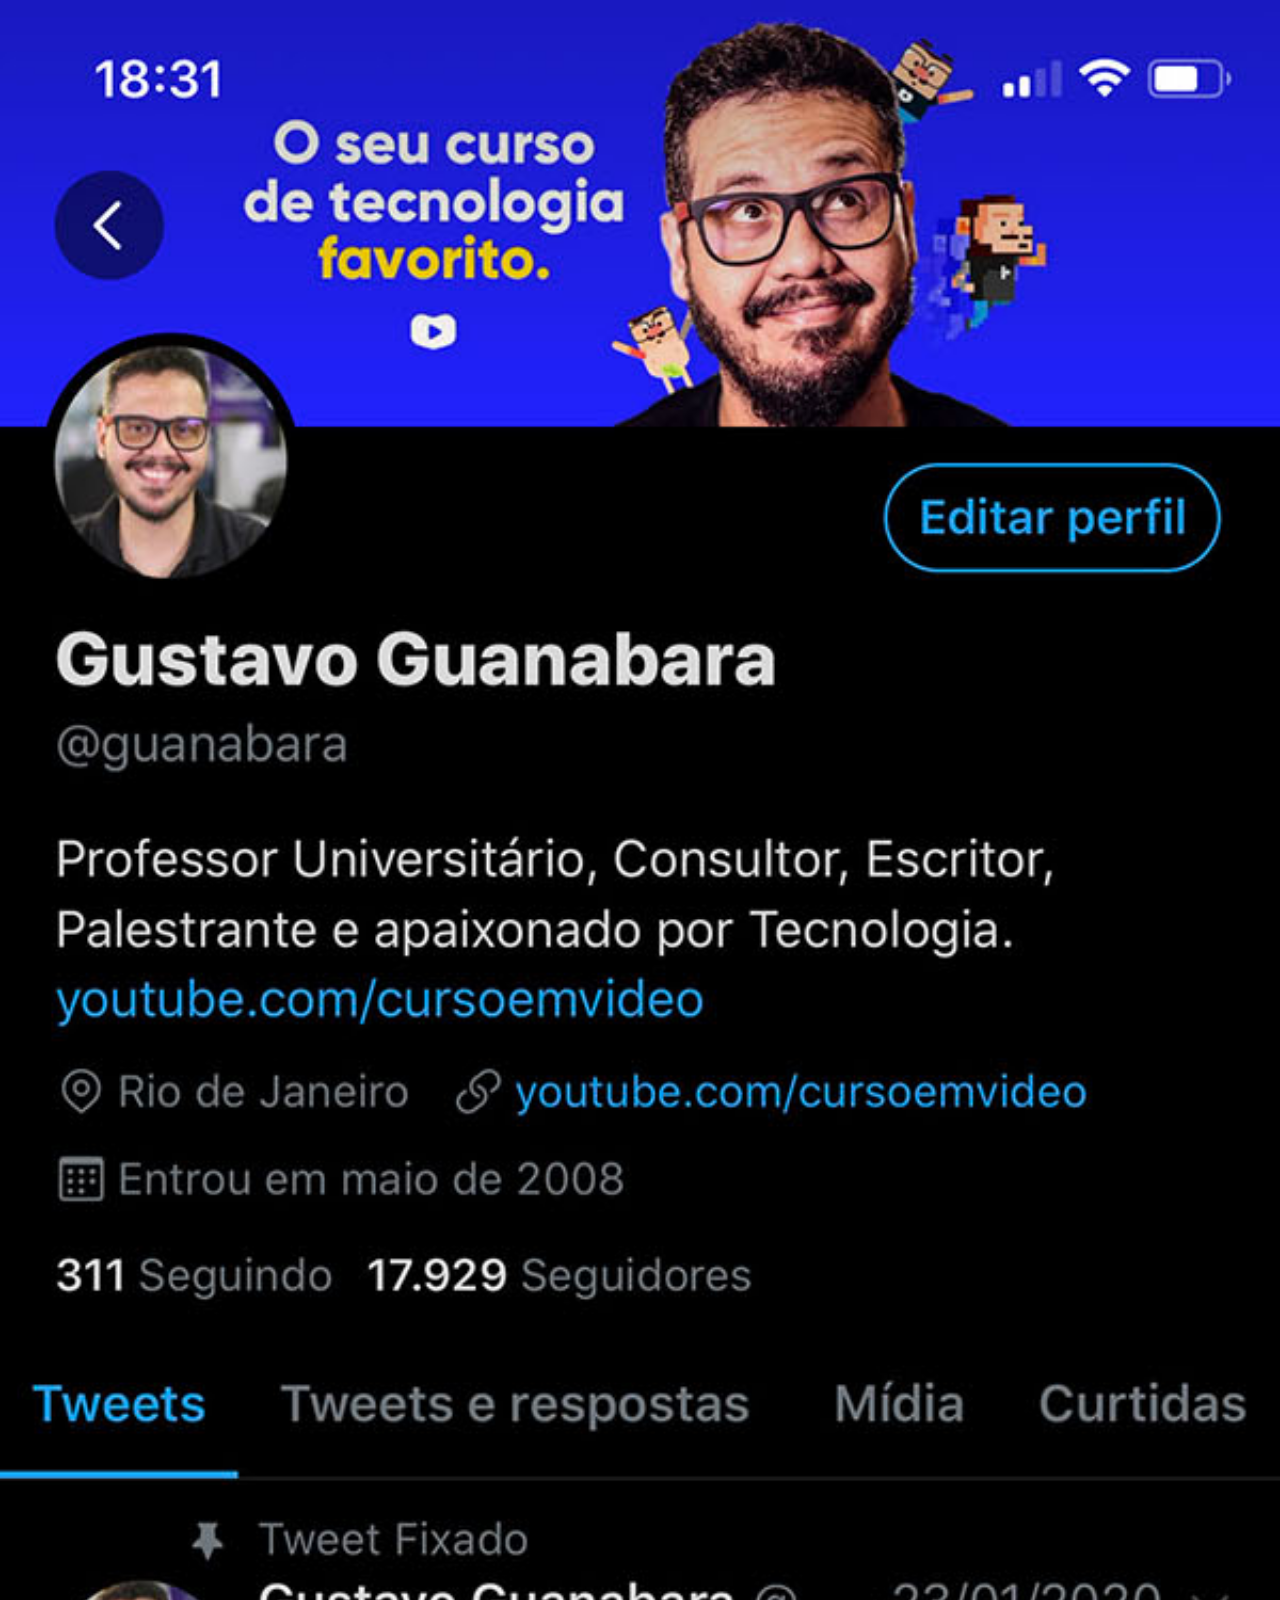
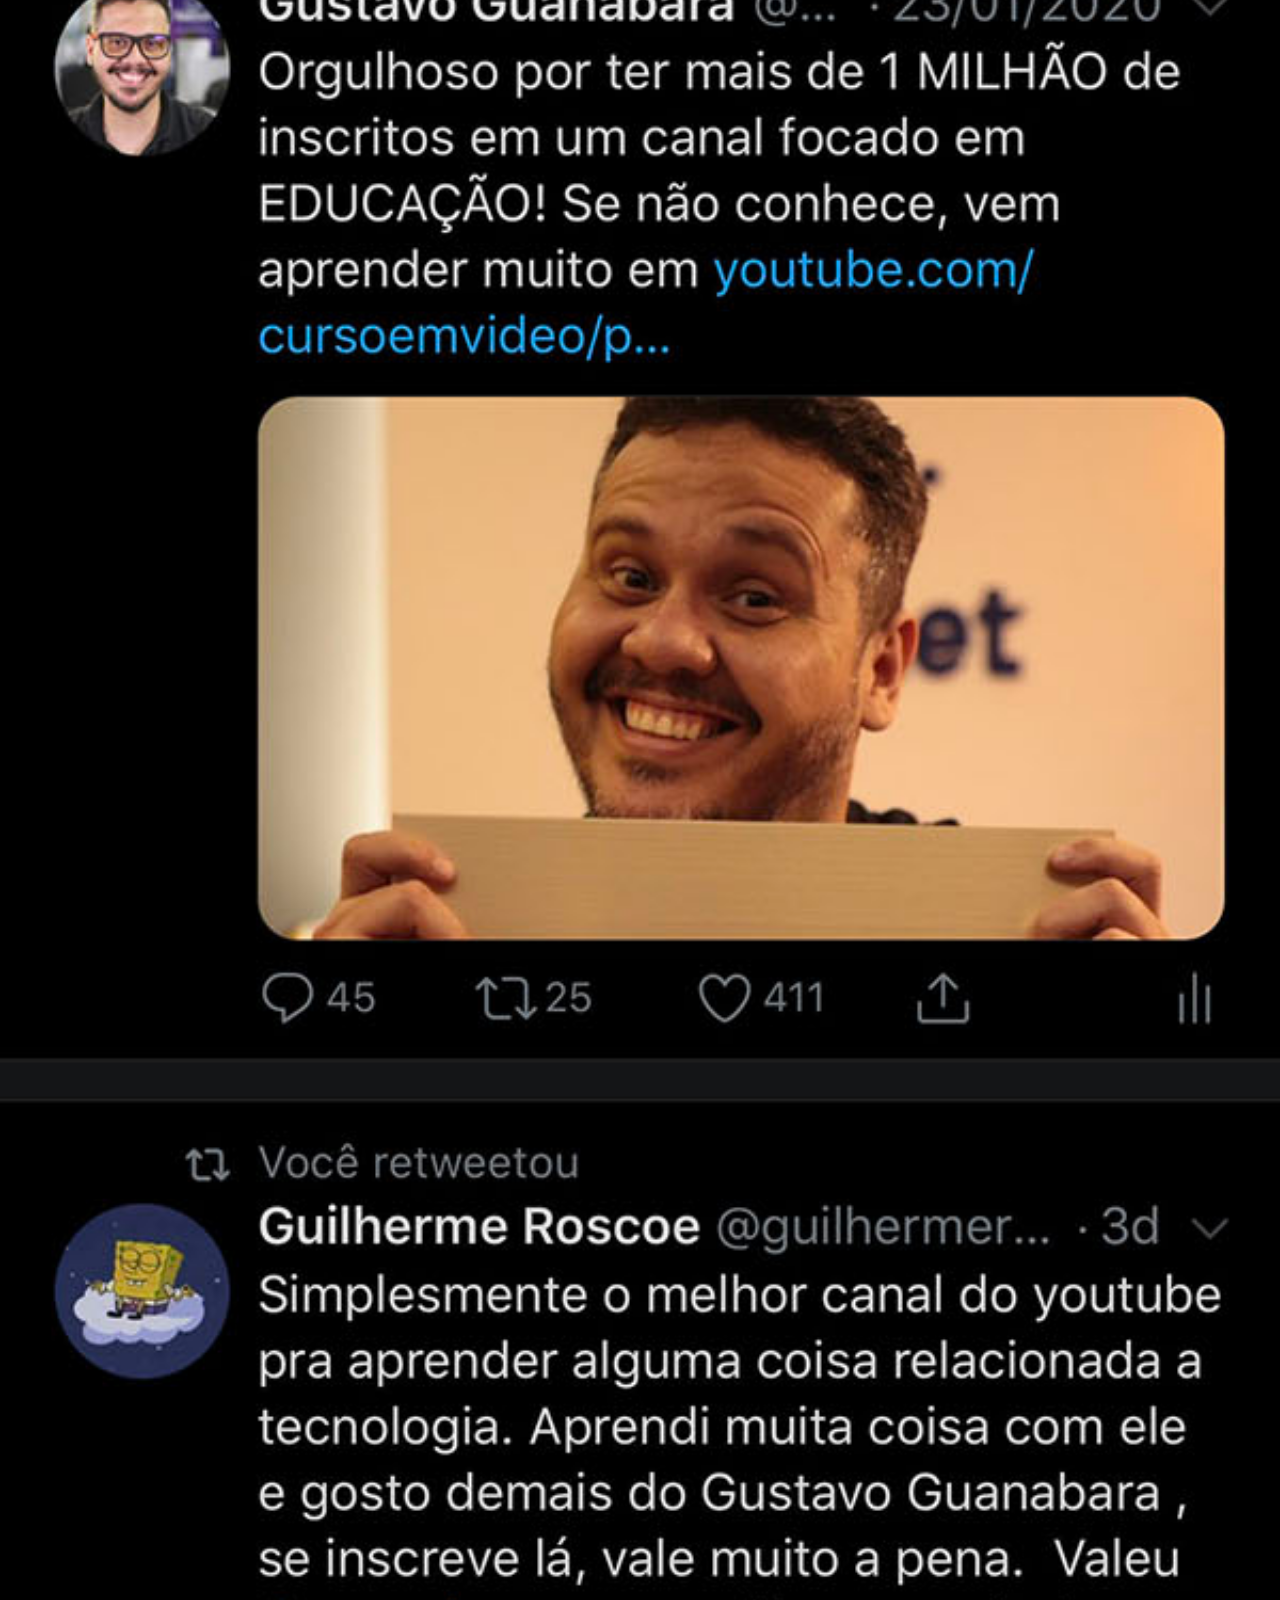
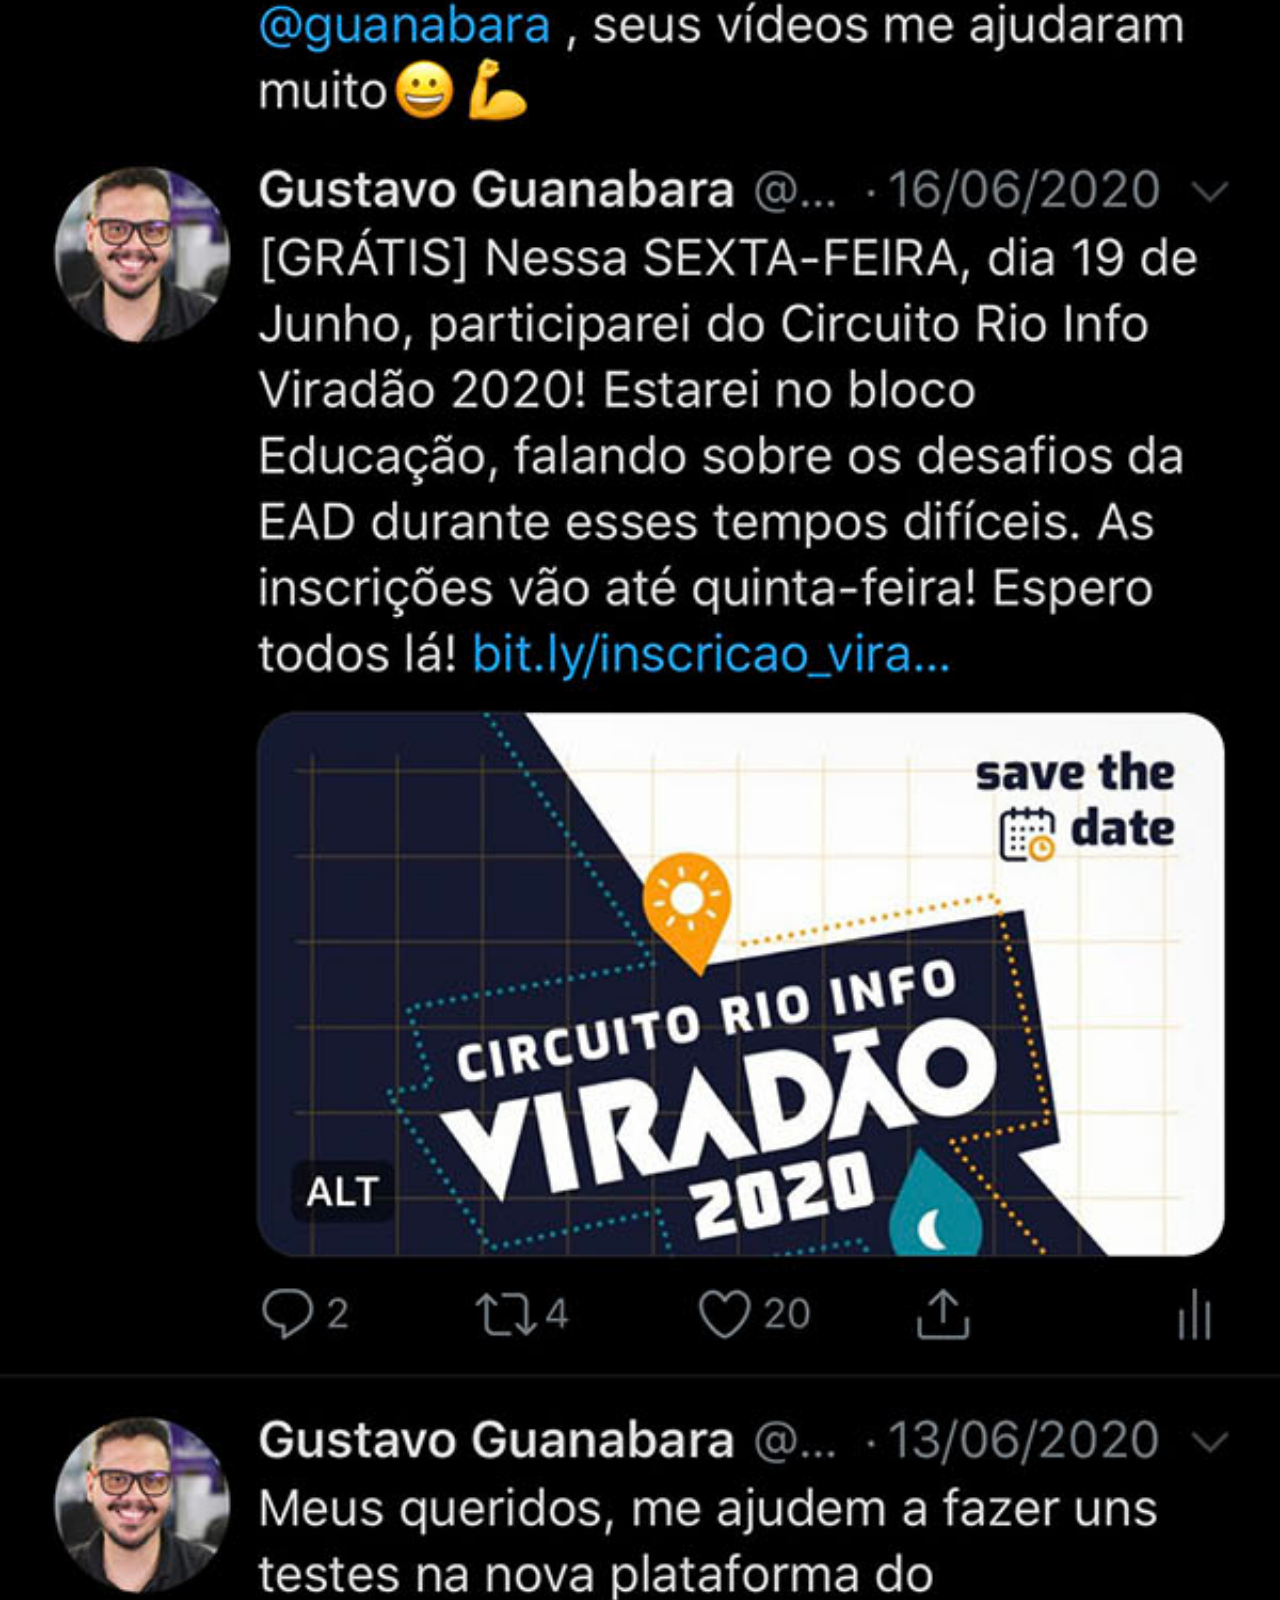
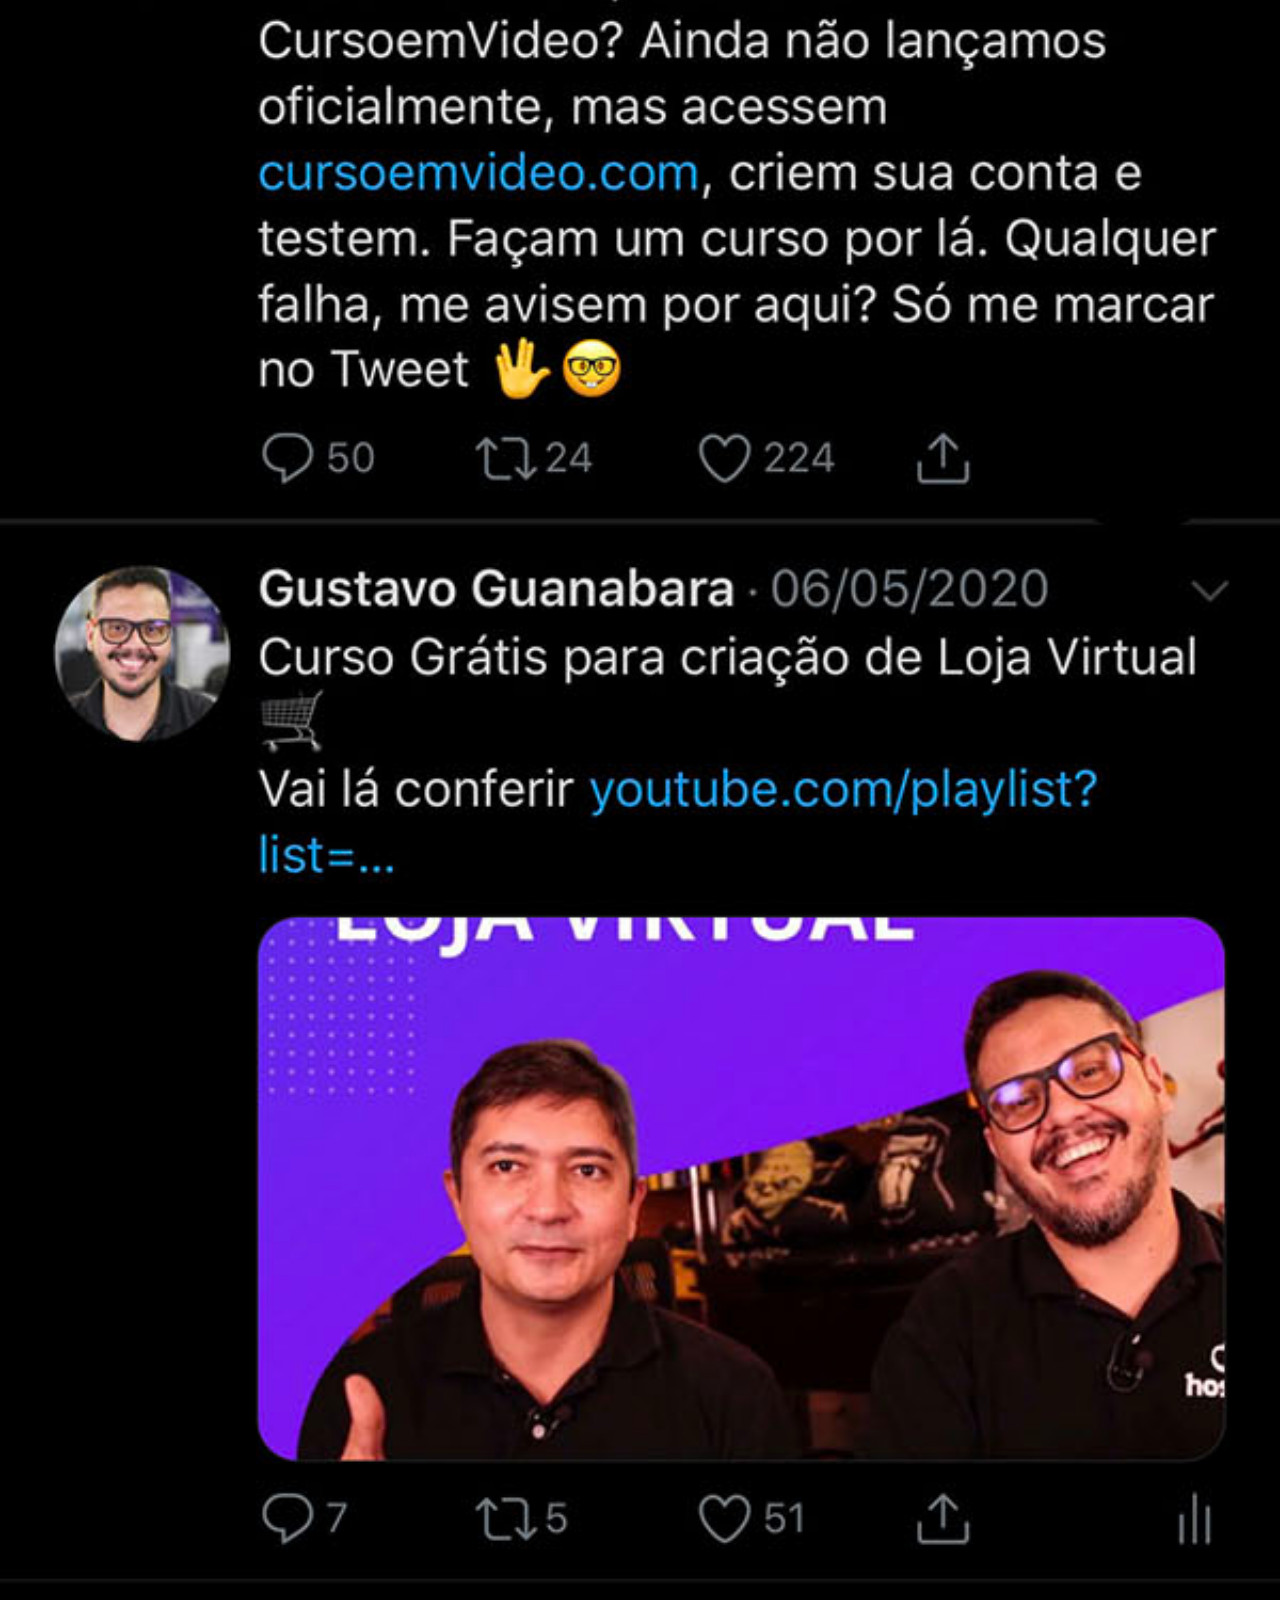
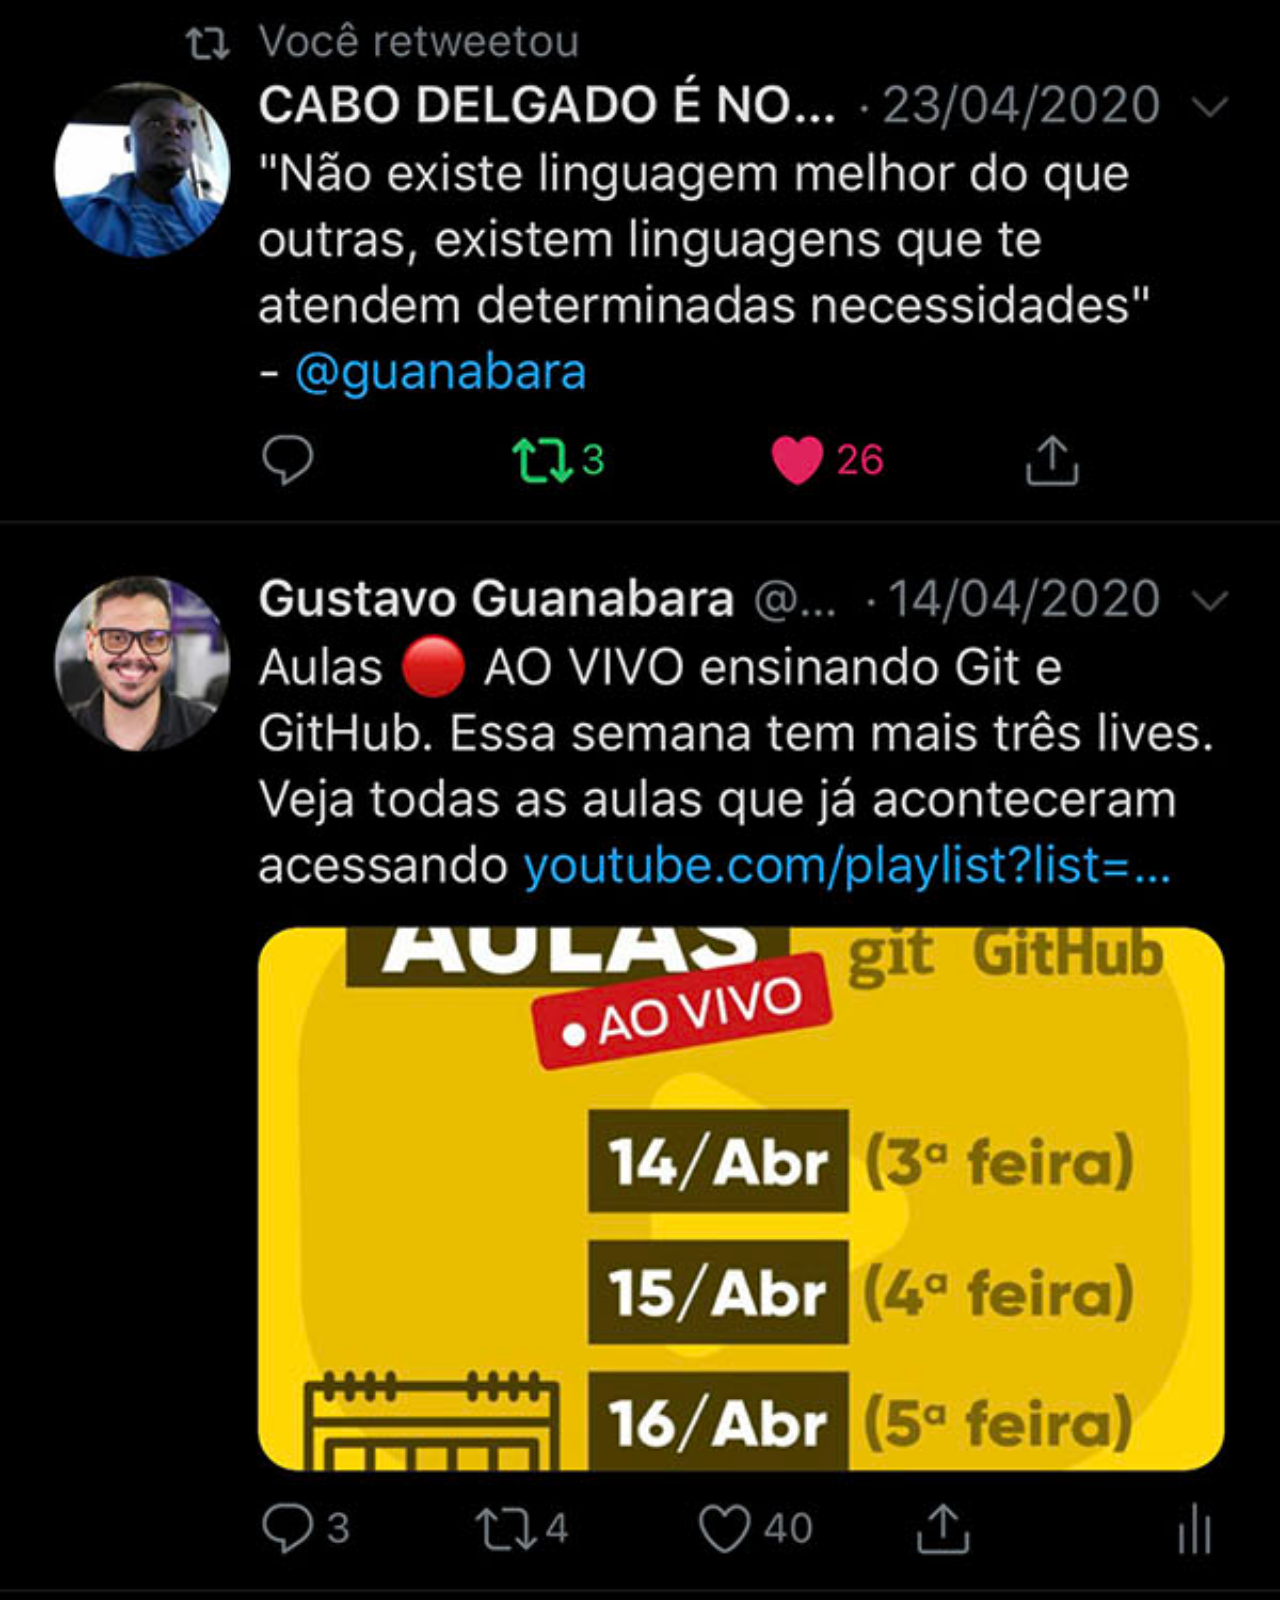
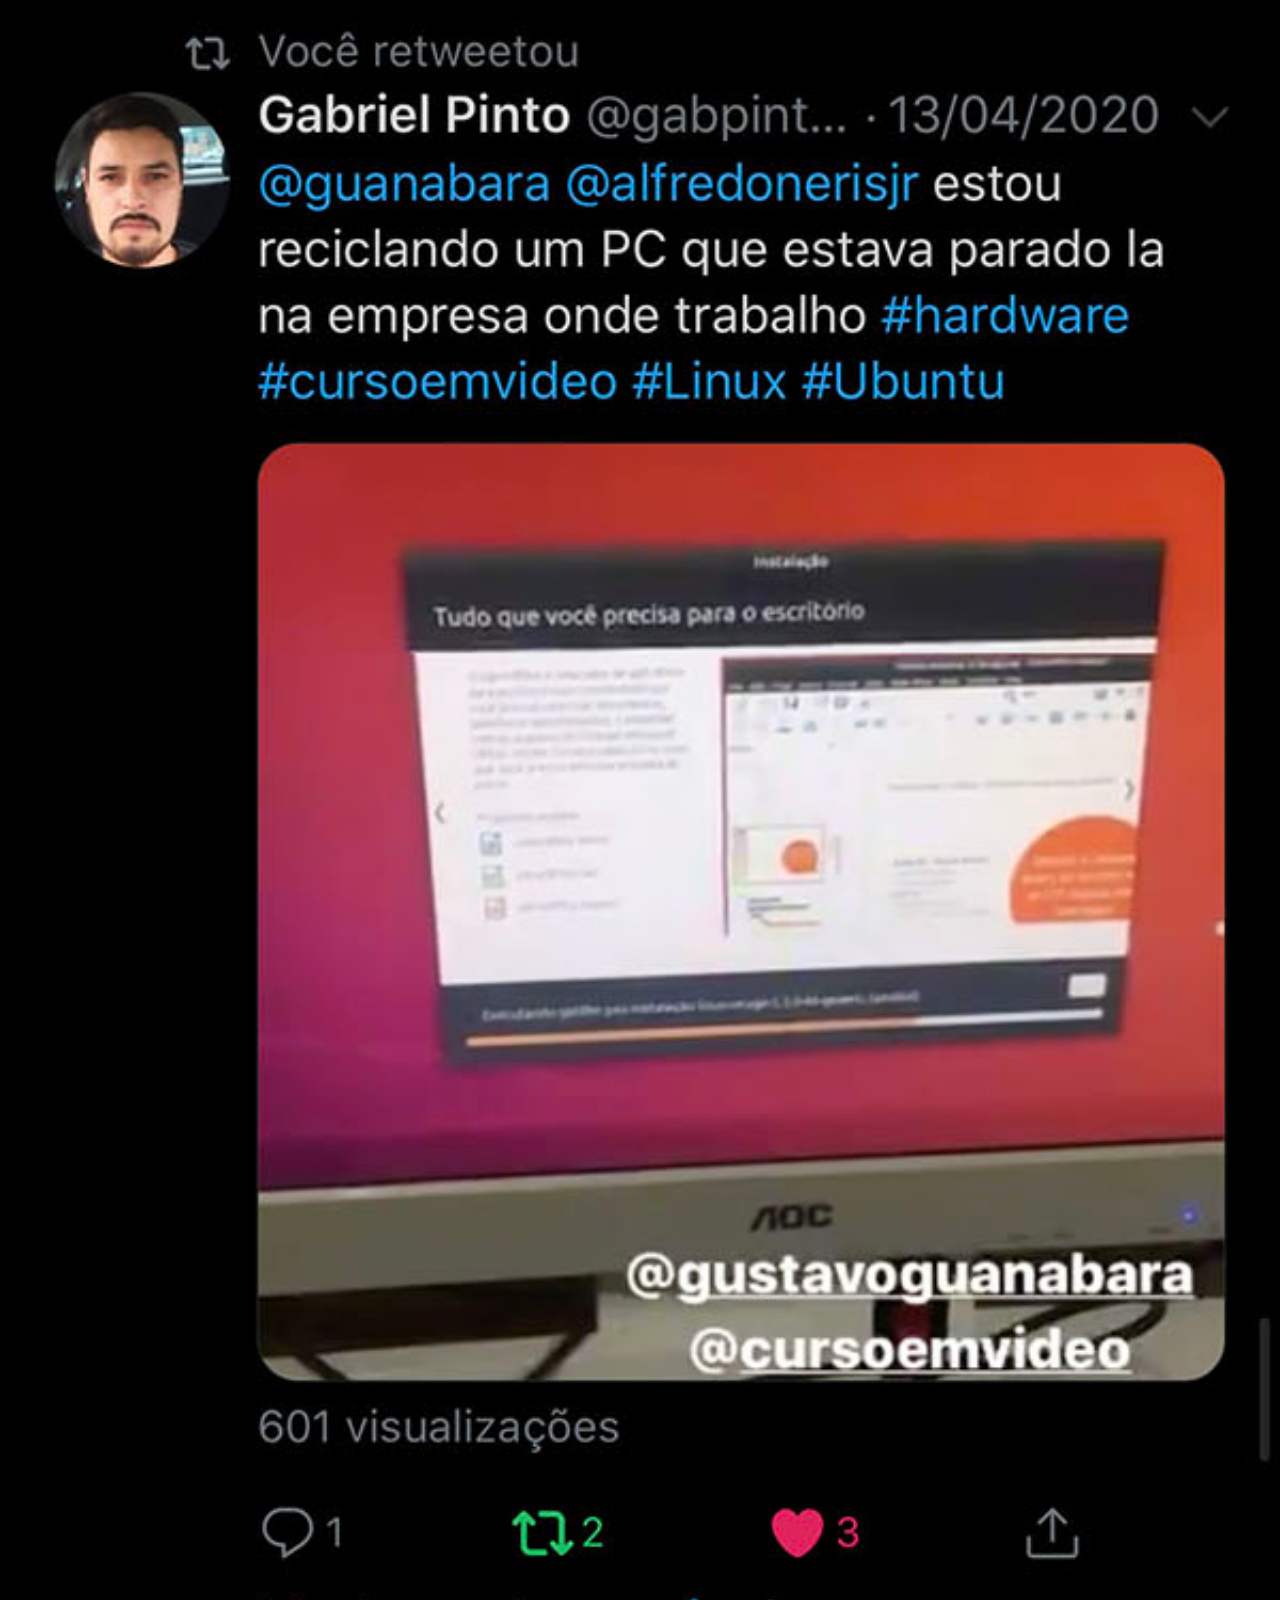
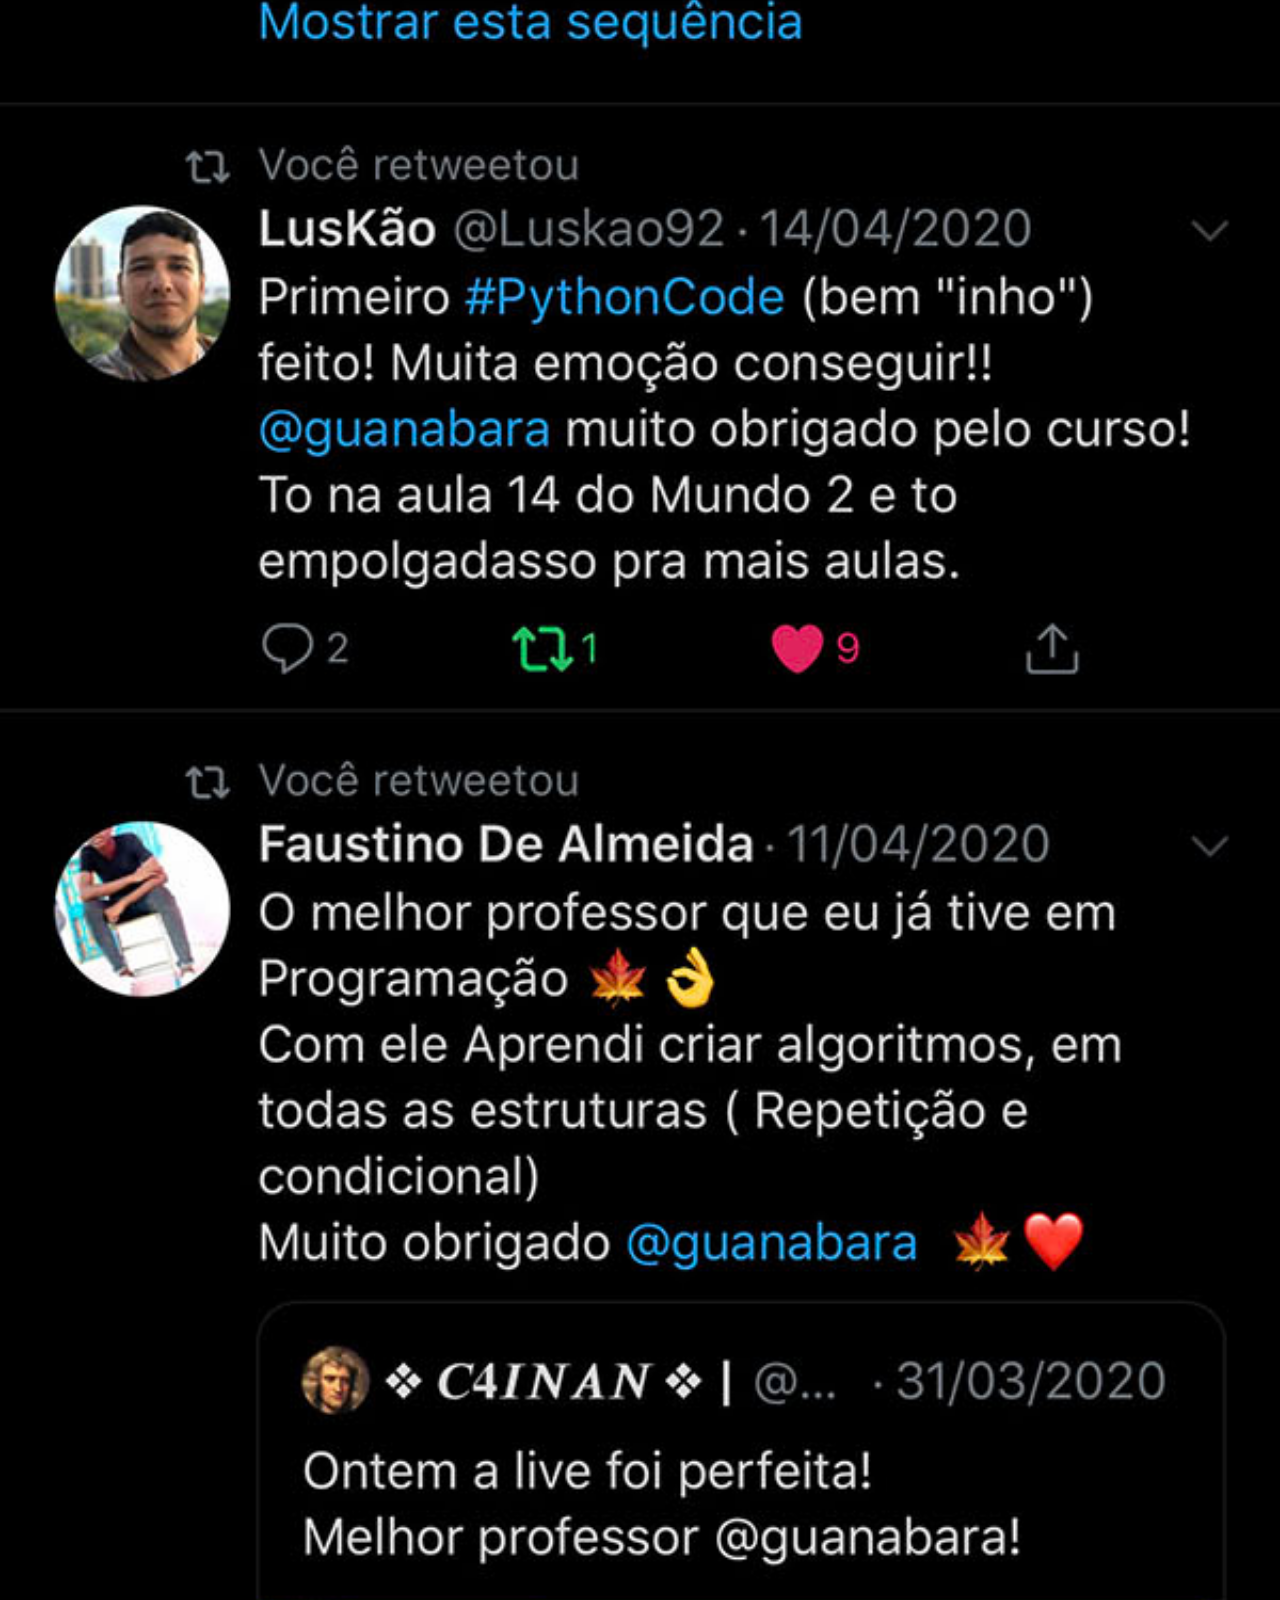
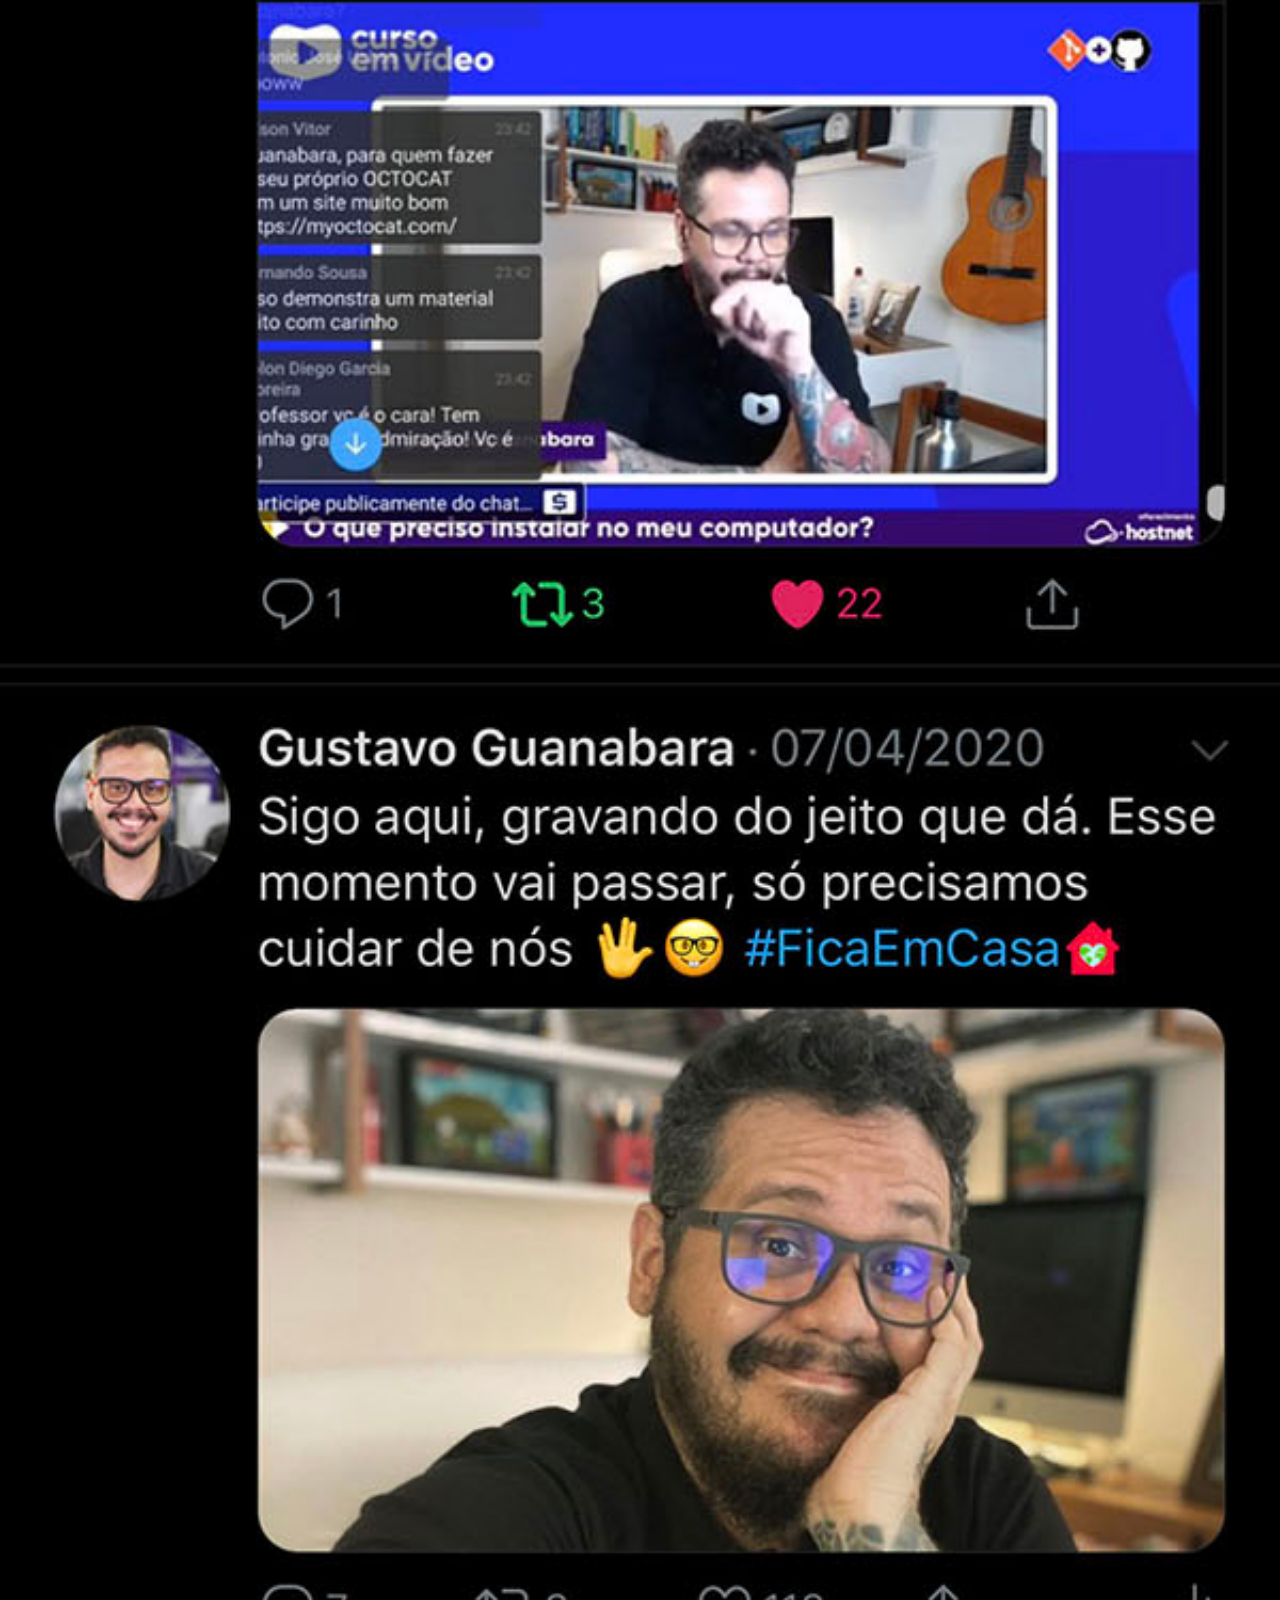
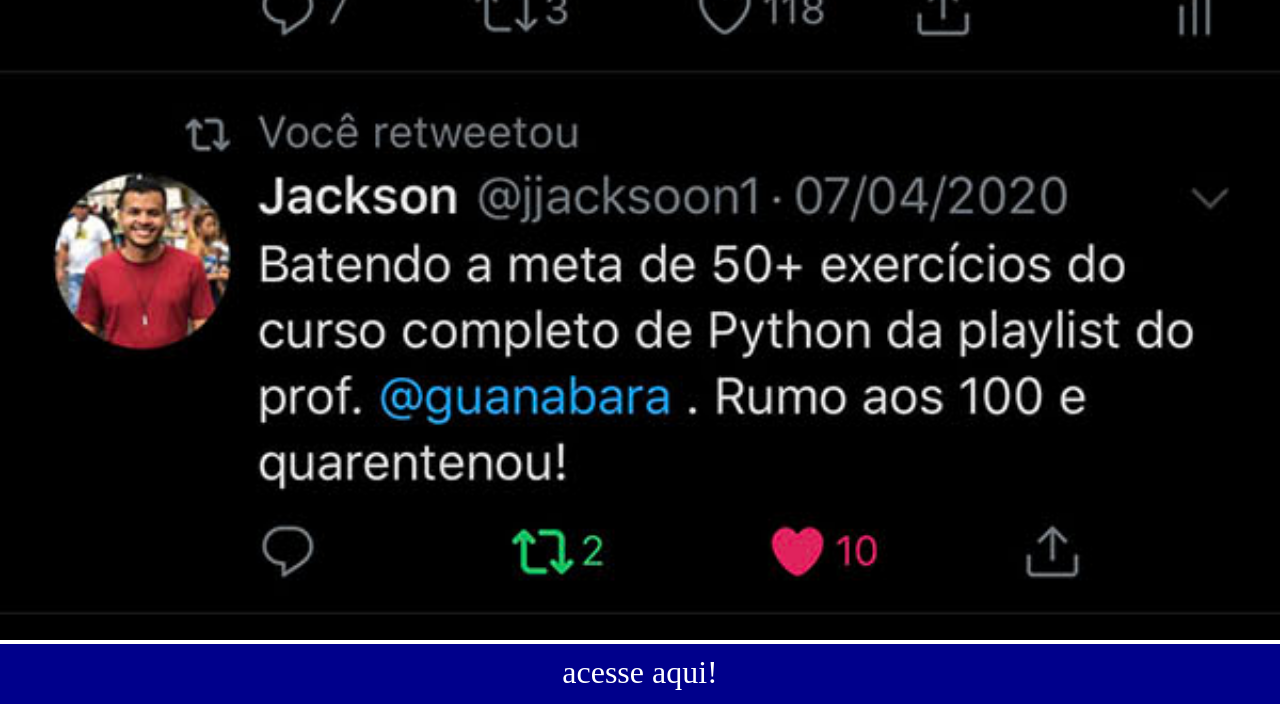
<file: twitter.html>
<!DOCTYPE html>
<html lang="pt-br">

<head>
    <meta charset="UTF-8">
    <meta name="viewport" content="width=device-width, initial-scale=1.0">
    <title>twitter</title>
    <link rel="stylesheet" href="style/style-paginas.css">

</head>

<body>
    <img src="imagens/tela-twitter.jpg" alt="tela twitter">
    <div class="acessbutton"><a href="https://www.x.com" target="_blank">acesse aqui!</a></div>
</body>

</html>
</file>
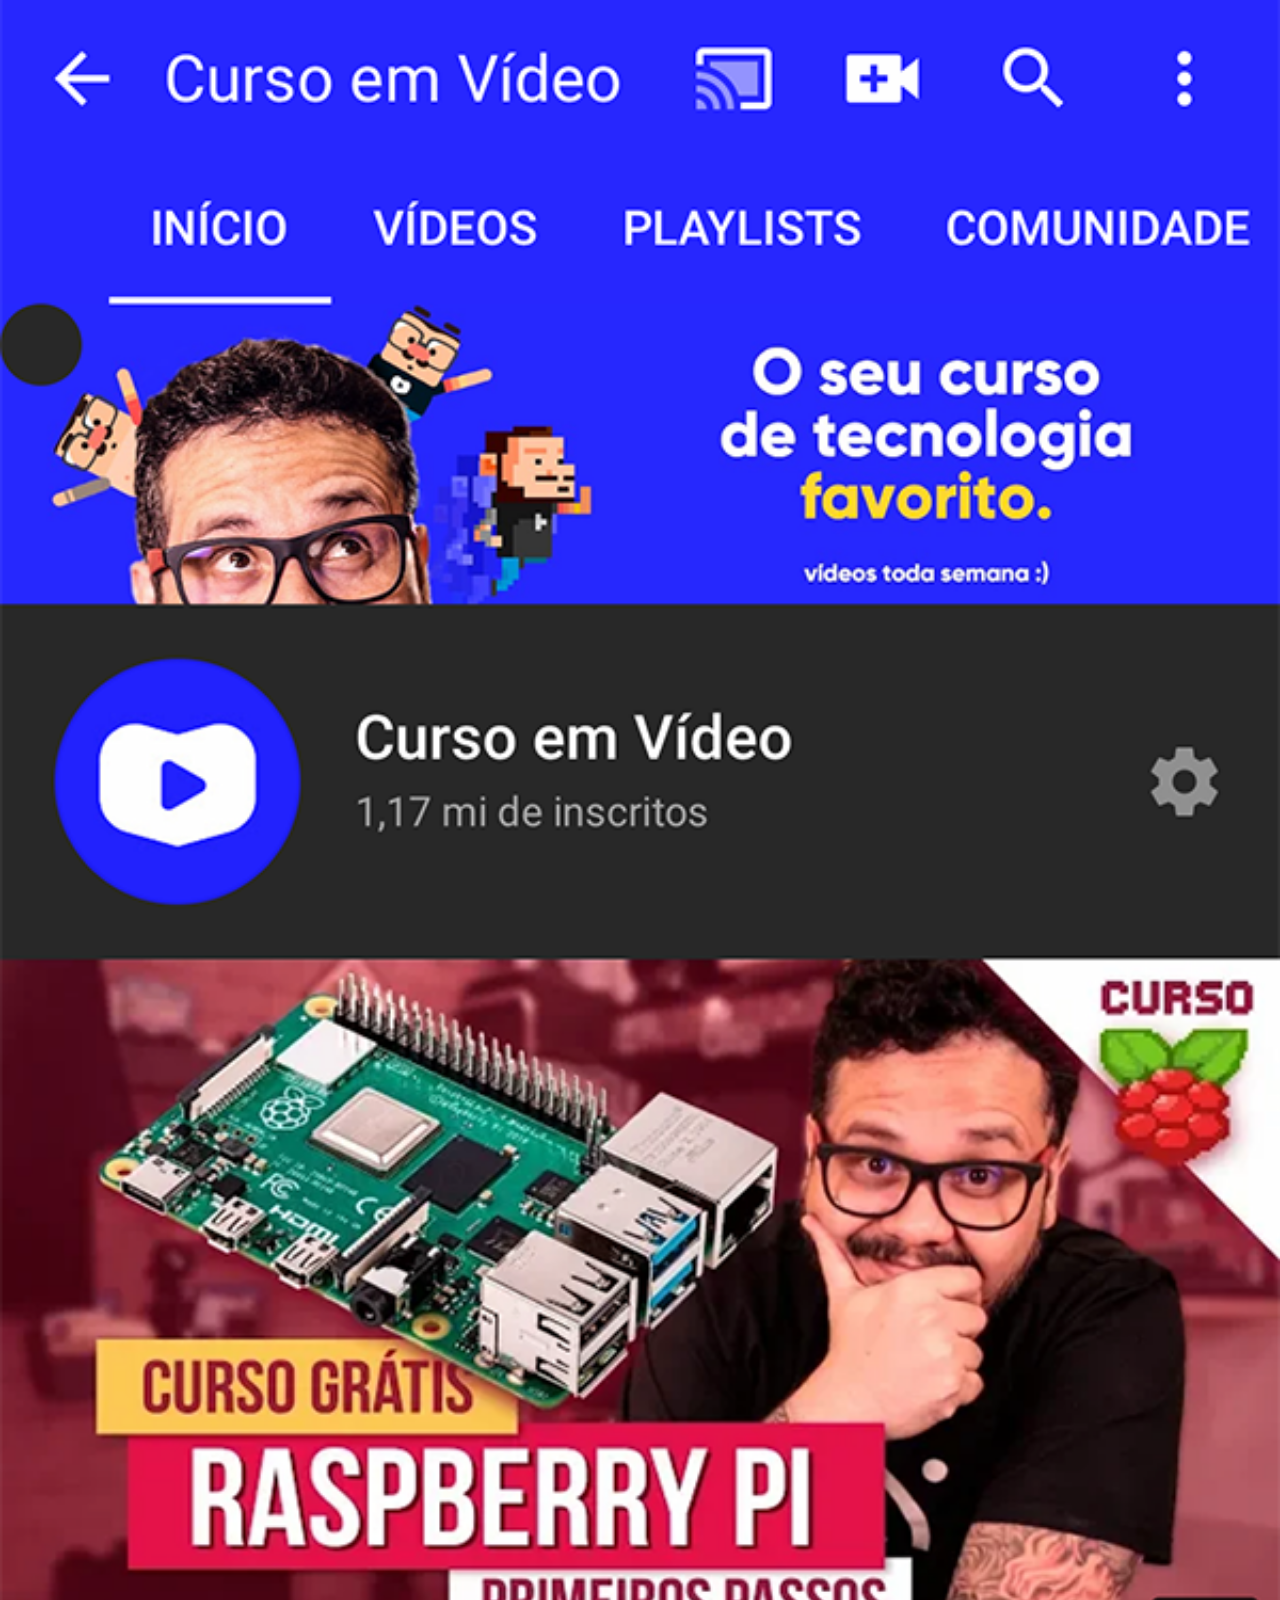
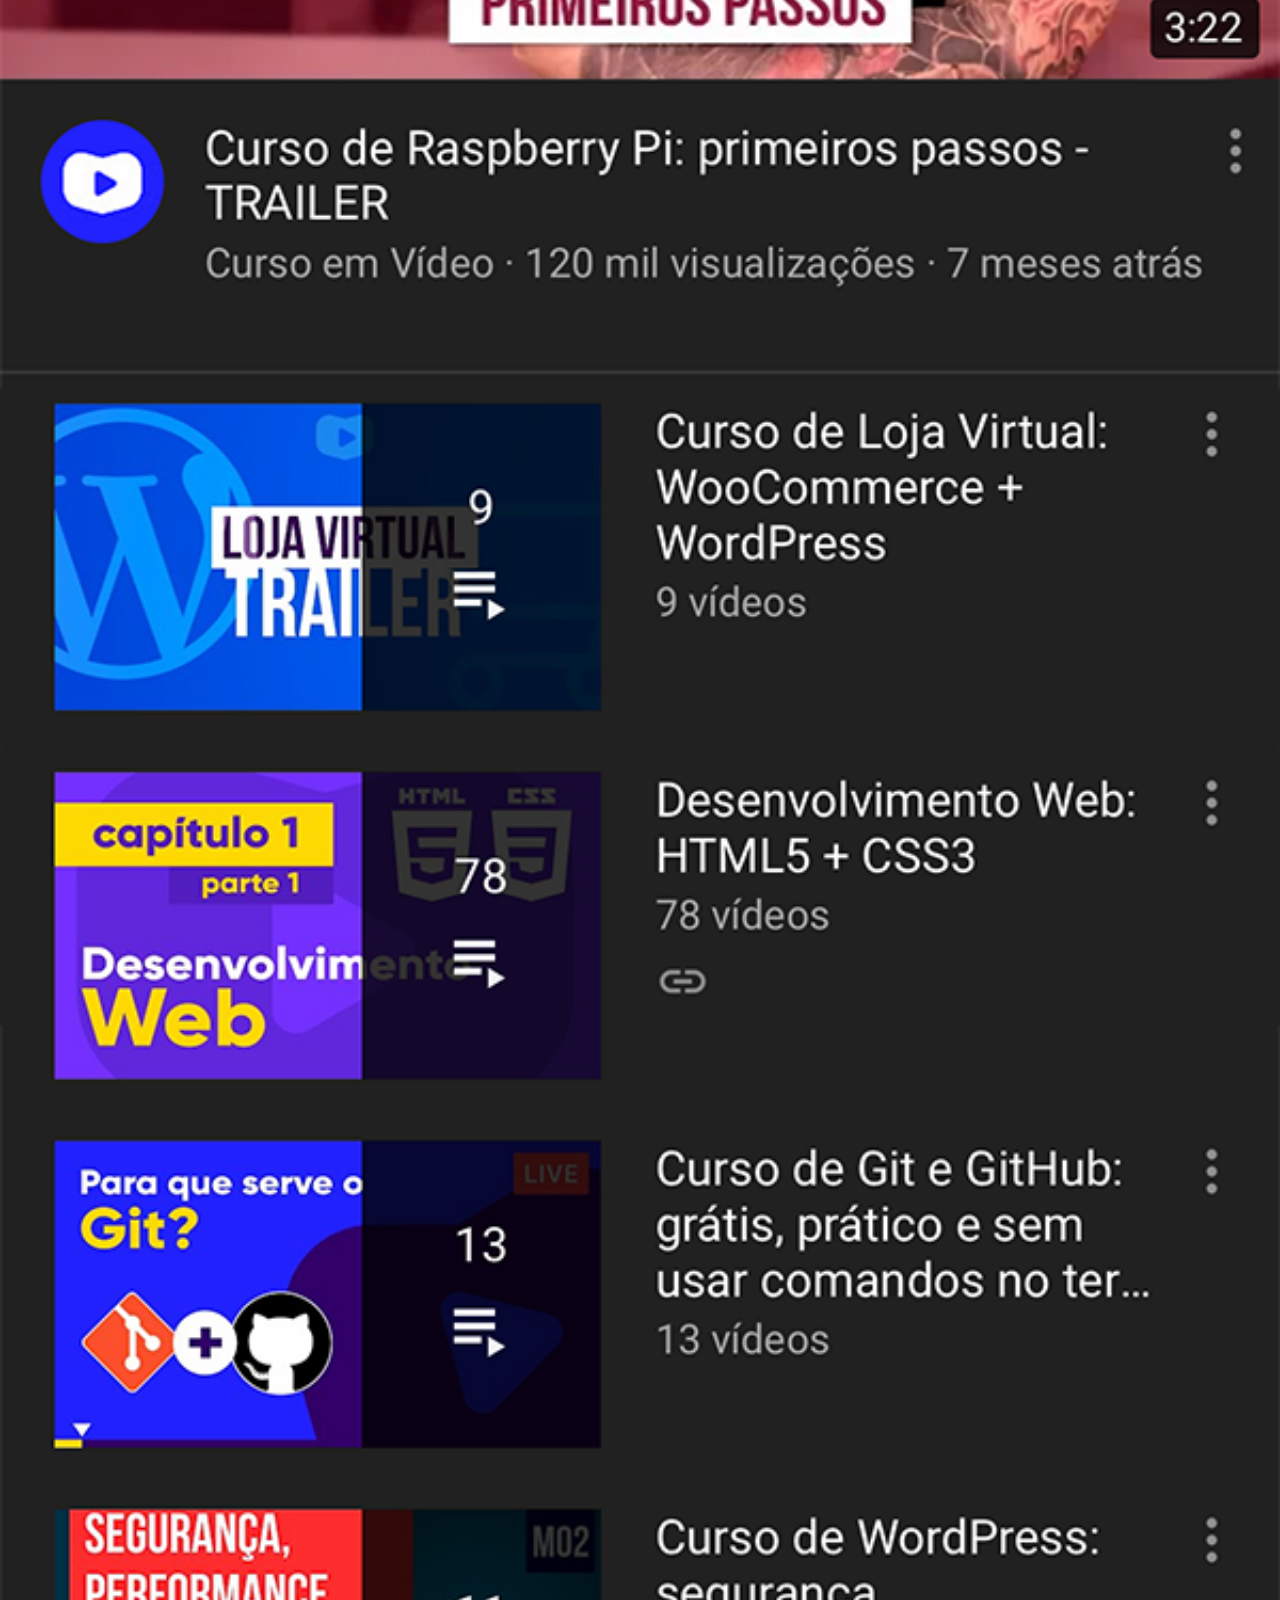
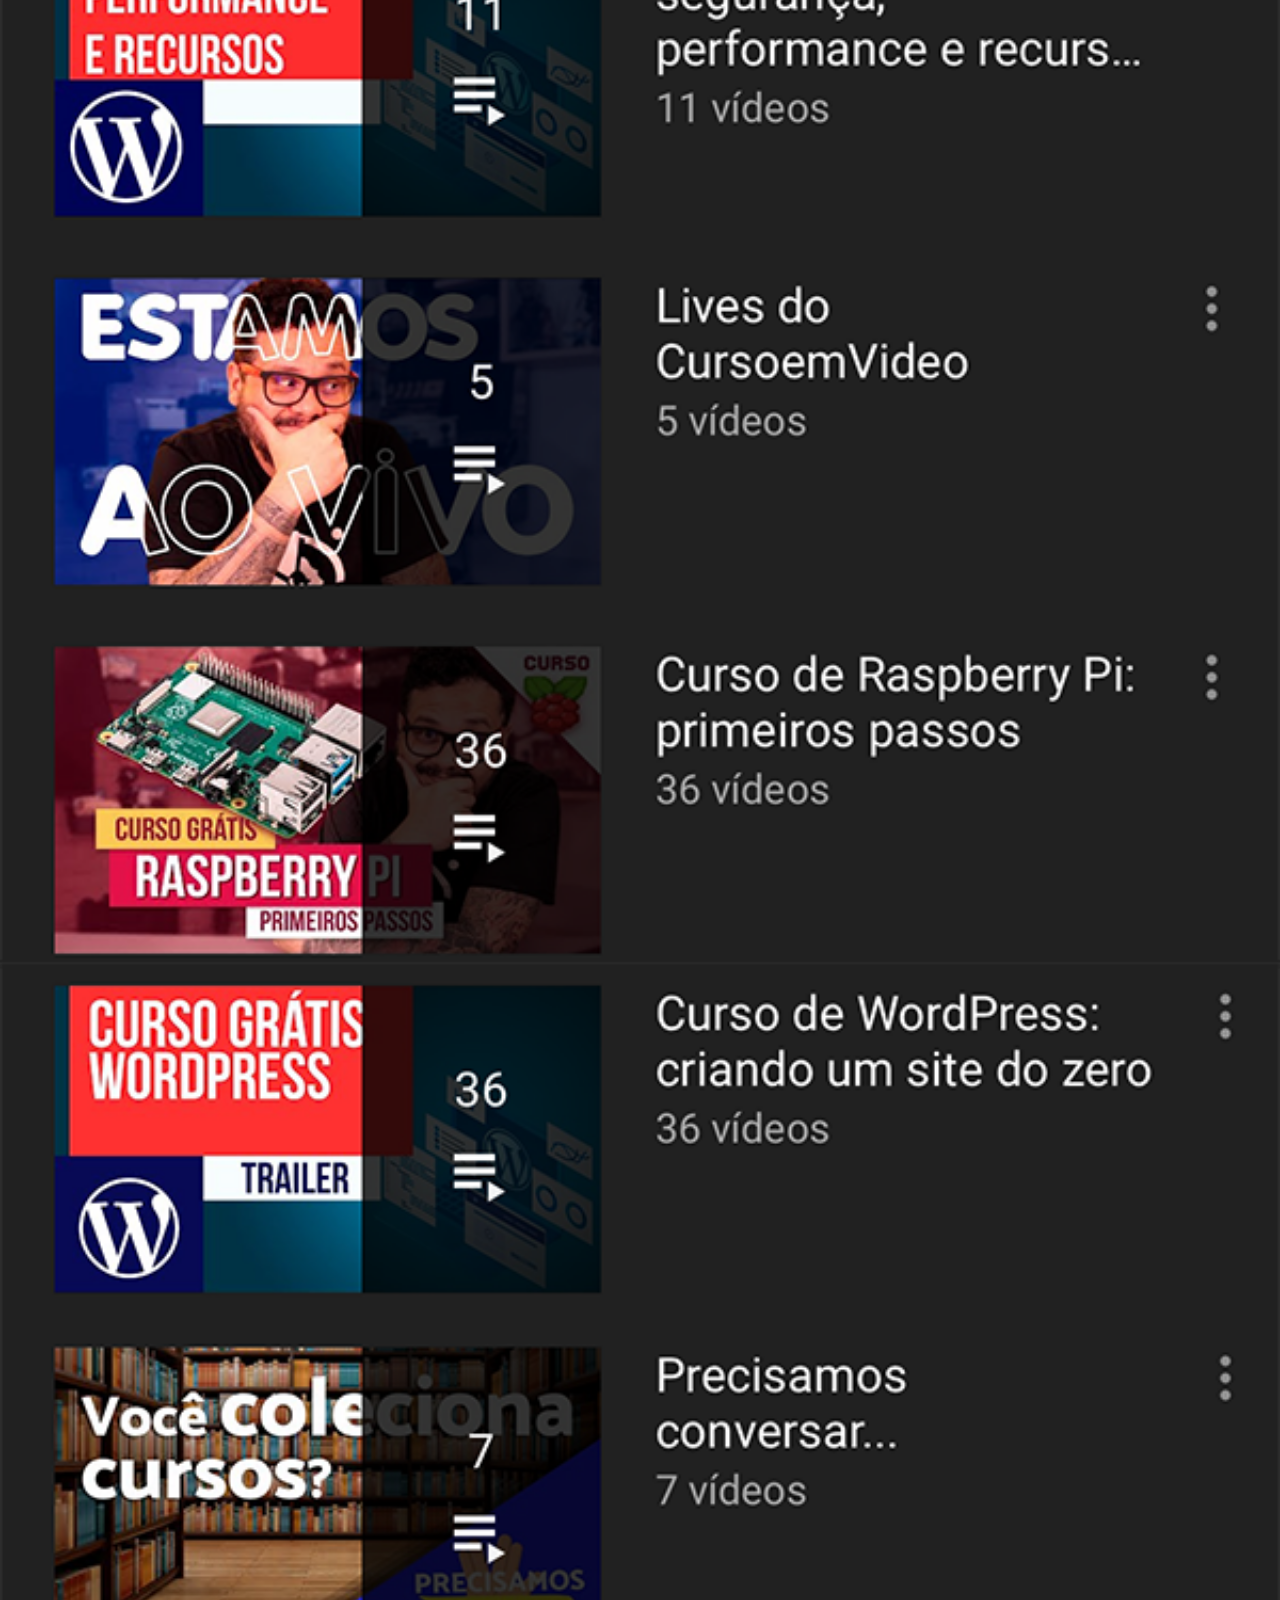
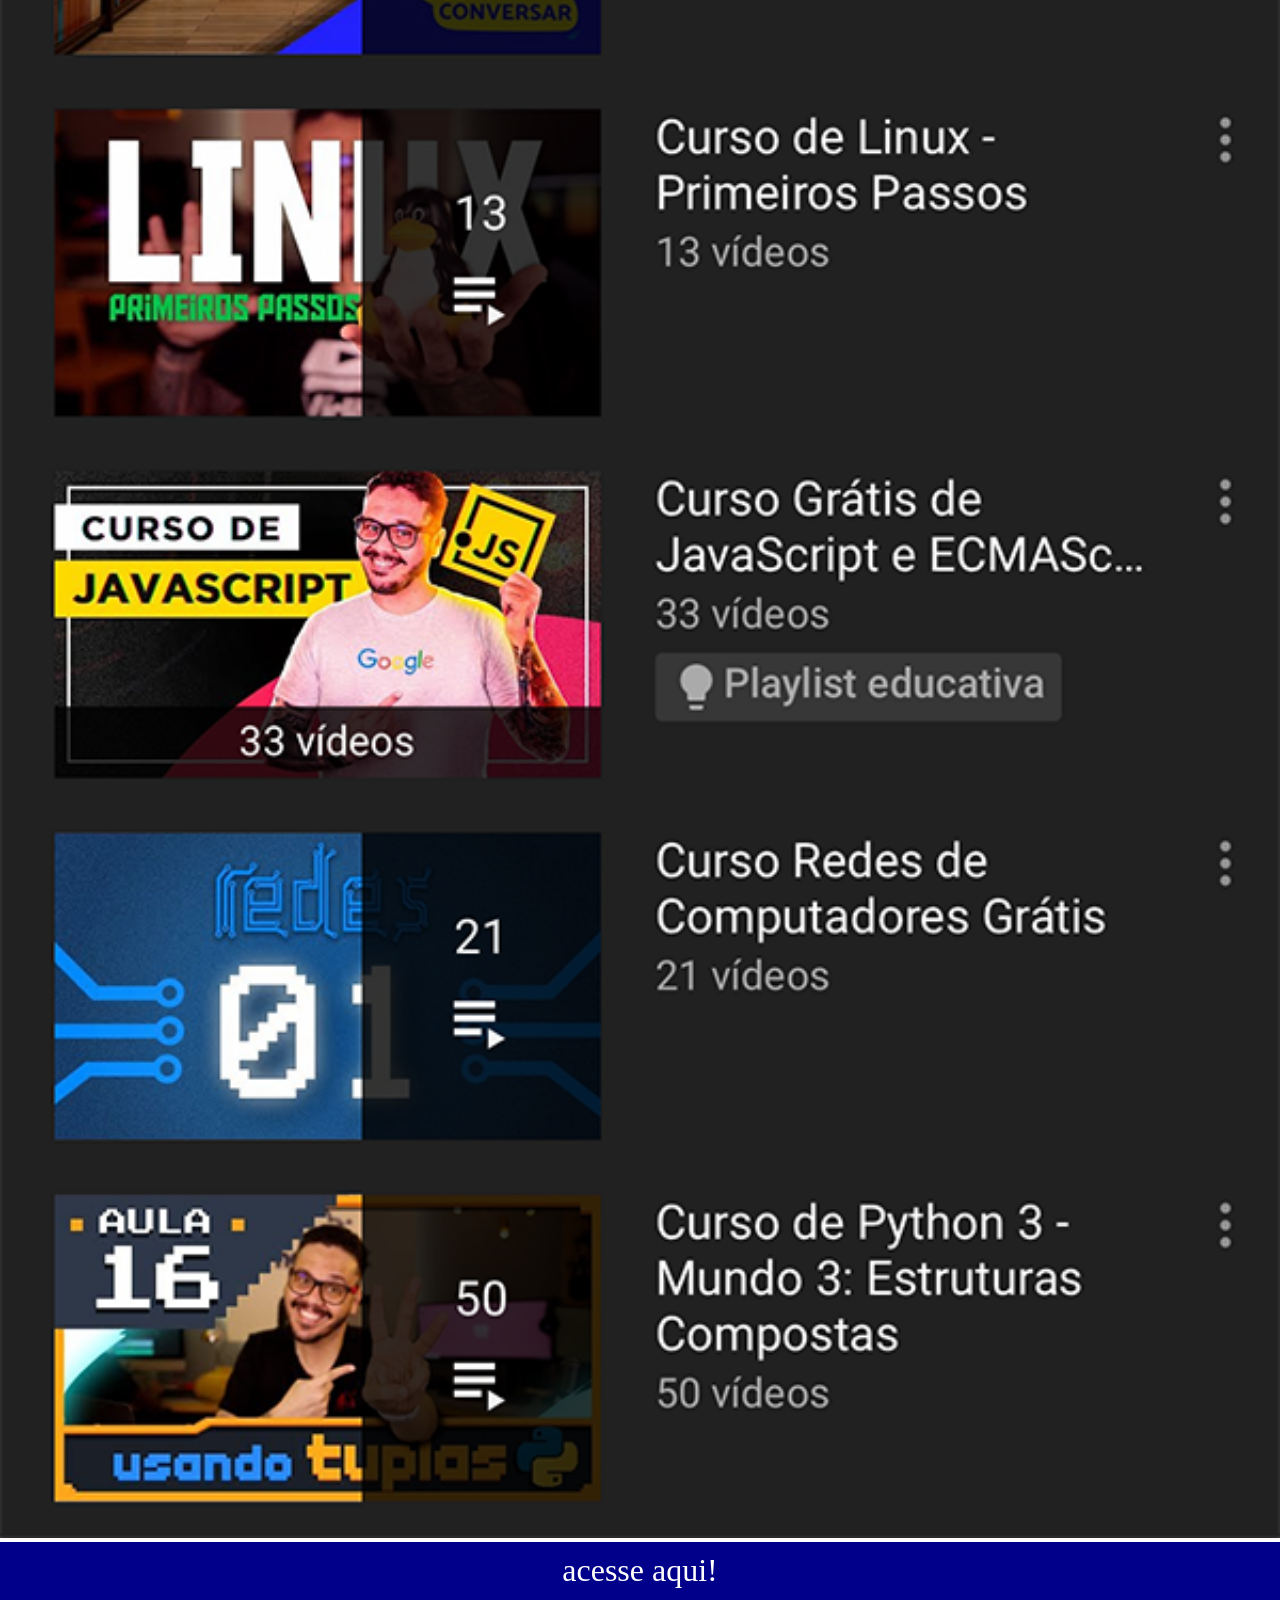
<file: youtube.html>
<!DOCTYPE html>
<html lang="pt-br">

<head>
    <meta charset="UTF-8">
    <meta name="viewport" content="width=device-width, initial-scale=1.0">
    <title>youtube</title>
    <link rel="stylesheet" href="style/style-paginas.css">

</head>

<body>

    <img src="imagens/tela-youtube.png" alt="tela youtube">
    <div class="acessbutton"><a href="https://www.youtube.com" target="_blank">acesse aqui!</a></div>

</body>

</html>
</file>
<file: style/style.css>
* {
    padding: 0px;
    margin: 0px;
    font-family: Arial, Helvetica, sans-serif;
}

html, body {
    height: 100vh;
}

body {
    background: url(../imagens/fundo-madeira.jpg) center center / cover no-repeat;
}

main {
    height: 100vh;
    position: relative;
    }

section#telefone {
    height: 627px;
    width: 311px;
    position: absolute;
    top: 50%;
    left: 50%;
    transform: translate(-50%, -50%);
    background-image: url(../imagens/frame-iphone.png);

}

iframe#home {
    position: relative;
    top: 80.5px;
    left: 22.5px;
    width: 267px;
    height: 471px;
}

section#redes-sociais {
    padding-top: 20px;
    text-align: right;
    }

section#redes-sociais img {
    width: 50px;
    margin: 10px;
    border-radius: 50%;
    box-shadow: 1px 1px 3px rgba(0, 0, 0, 0.516);
}

section#redes-sociais img:hover {
    border: 2px solid white;
    transform: translate(-5%, -5%);
    transition: transform 0.3s;
    box-shadow: 5px 5px 10px rgba(0, 0, 0, 0.459);
}
</file>
<file: style/style-paginas.css>
* {
    padding: 0%;
    margin: 0%;
}

::-webkit-scrollbar {
    width: 0px;
    height: 0px;
}

img {
    width: 100vw;
}

.acessbutton a {
    display: block;
    height: 40px;
    background-color: darkblue;
    font-size: 2em;
    color: white;
    text-align: center;
    padding: 10px;
    margin-bottom: 3px;
    text-decoration: none;
}

.acessbutton a:hover {
    border: 1px white solid;
    border-radius: 5px;
    text-decoration: underline;
    background-color: blue;
}
</file>
